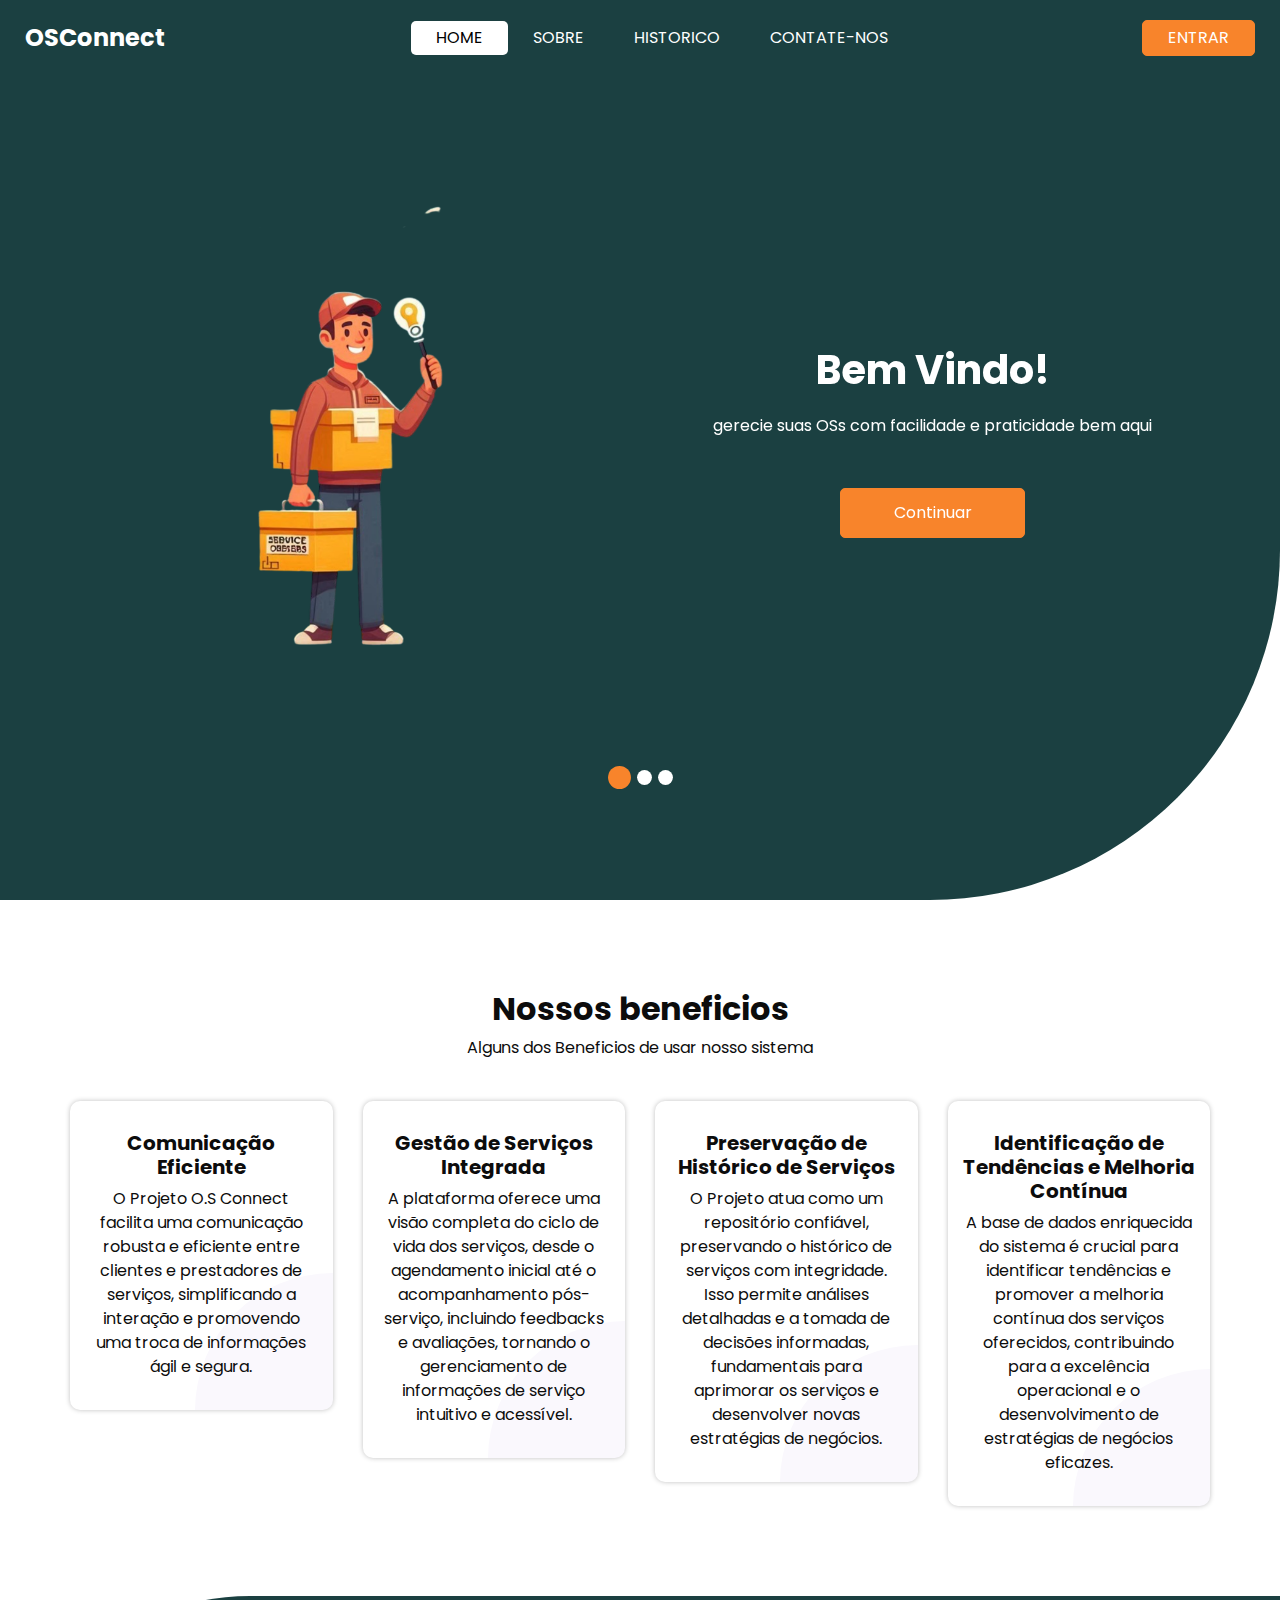
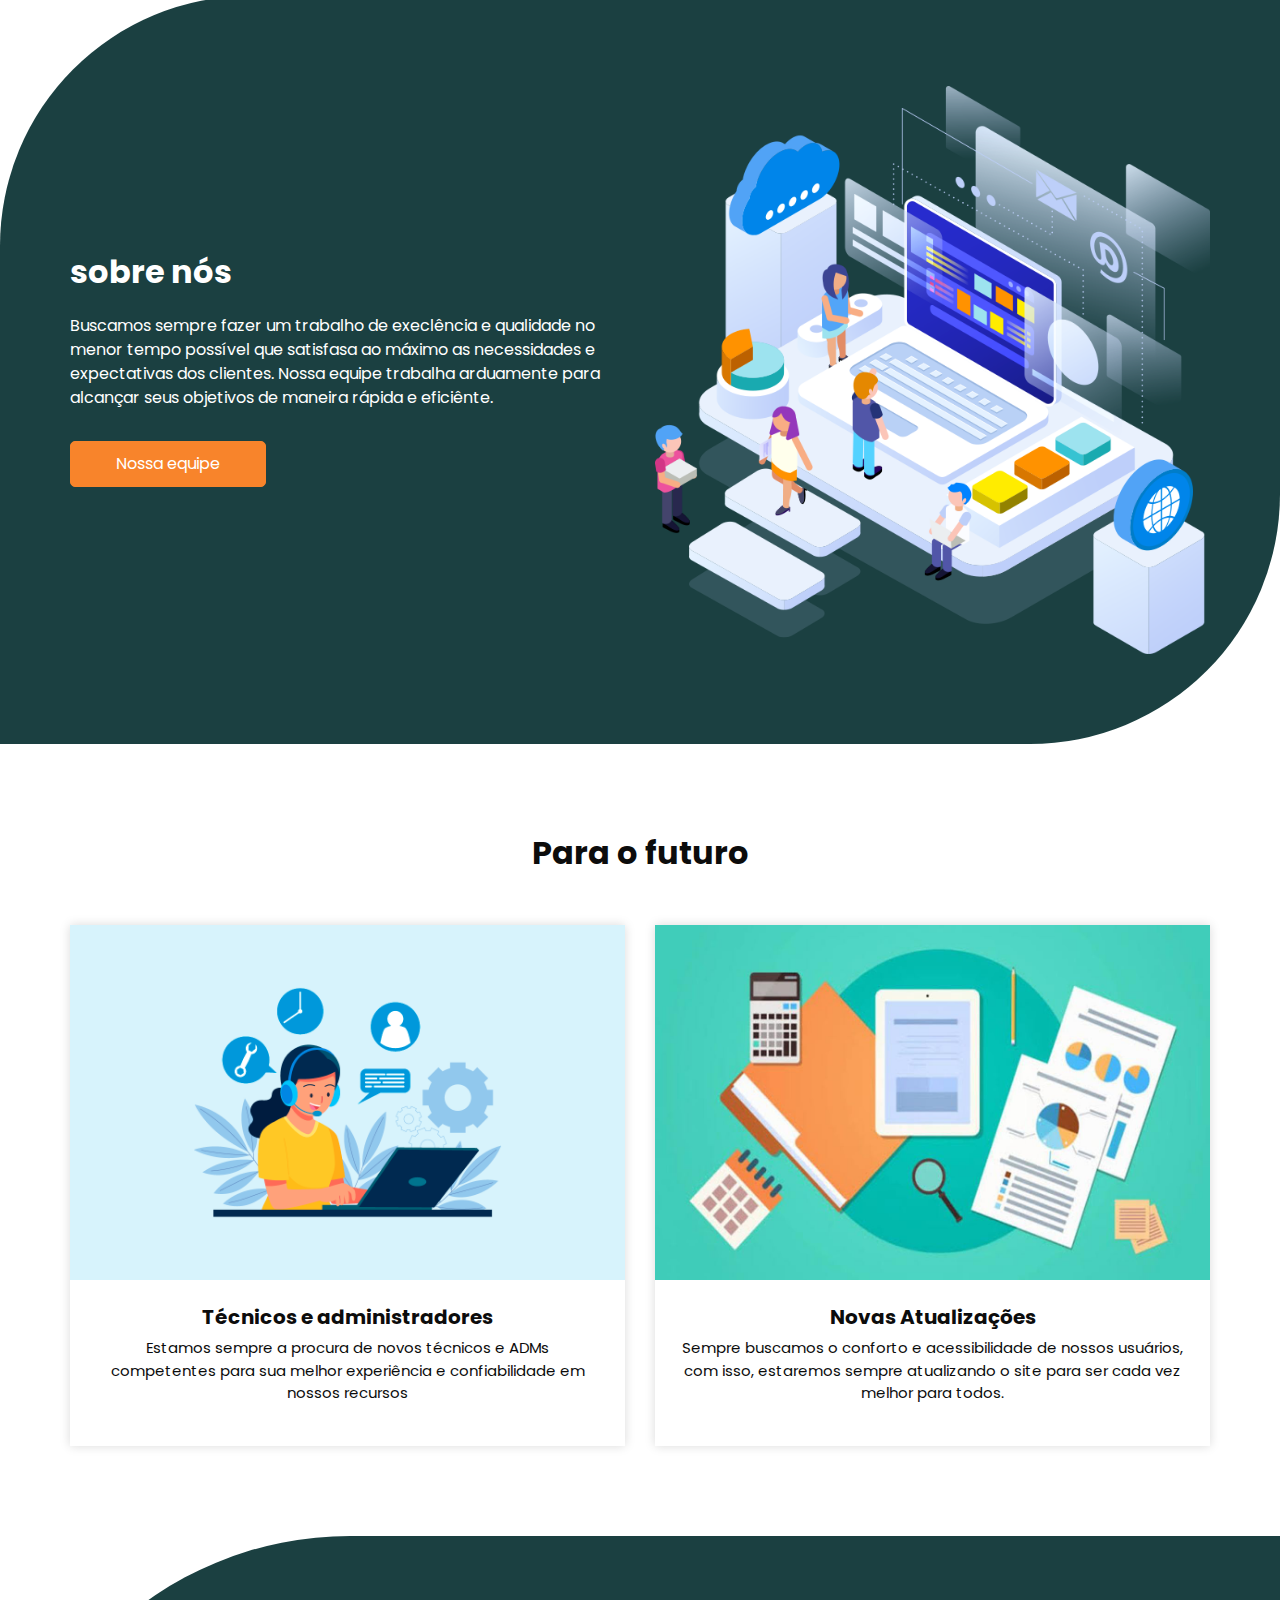
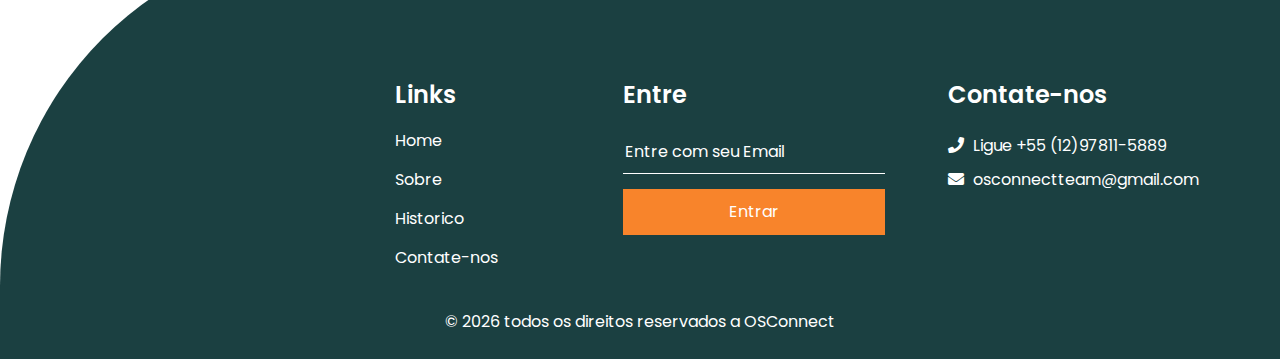
<file: OSConnect/index.html>
<!DOCTYPE html>
<html lang="pt-br">

<head>

  <meta charset="utf-8" />
  <meta http-equiv="X-UA-Compatible" content="IE=edge" />

  <meta name="viewport" content="width=device-width, initial-scale=1, shrink-to-fit=no" />

  <meta name="keywords" content="" />
  <meta name="description" content="" />
  <meta name="author" content="" />

  <title>OS Connect</title>

  <link rel="stylesheet" type="text/css" href="css/bootstrap.css" />
  <link href="fontawesome/css/all.min.css" rel="stylesheet" />
  <link href="css/responsive.css" rel="stylesheet" />

</head>

<style>
  @import url("https://fonts.googleapis.com/css2?family=Poppins:wght@400;600;700&display=swap");
body {
  font-family: "Poppins", sans-serif;
  color: #0c0c0c;
  background-color: #ffffff;
  overflow-x: hidden;
}

.layout_padding {
  padding: 90px 0;
}

.layout_margin {
  margin: 90px 0;
}

.layout_padding2 {
  padding: 75px 0;
}

.layout_padding2-top {
  padding-top: 75px;
}

.layout_padding2-bottom {
  padding-bottom: 75px;
}

.layout_padding-top {
  padding-top: 90px;
}

.layout_padding-bottom {
  padding-bottom: 90px;
}

.heading_container {
  display: -webkit-box;
  display: -ms-flexbox;
  display: flex;
  -webkit-box-orient: vertical;
  -webkit-box-direction: normal;
  -ms-flex-direction: column;
  flex-direction: column;
  -webkit-box-align: start;
  -ms-flex-align: start;
  align-items: flex-start;
}

.heading_container h2 {
  position: relative;
  font-weight: bold;
}

.heading_container h2 span {
  color: #7335b7;
}

.heading_container.heading_center {
  -webkit-box-align: center;
  -ms-flex-align: center;
  align-items: center;
  text-align: center;
}

a,
a:hover,
a:focus {
  text-decoration: none;
}

a:hover,
a:focus {
  color: initial;
}

.btn,
.btn:focus {
  outline: none !important;
  -webkit-box-shadow: none;
  box-shadow: none;
}

/*header section*/
.hero_area {
  position: relative;
  min-height: 100vh;
  display: -webkit-box;
  display: -ms-flexbox;
  display: flex;
  -webkit-box-orient: vertical;
  -webkit-box-direction: normal;
  -ms-flex-direction: column;
  flex-direction: column;
  background-color: #1b4041;
  border-radius: 0 0 350px 0;
}

.sub_page .hero_area {
  min-height: auto;
  border-radius: 0 0 45px 0;
}

.header_section {
  padding: 15px 0;
}

.header_section .container-fluid {
  padding-right: 25px;
  padding-left: 25px;
}

.navbar-brand span {
  font-weight: bold;
  color: #ffffff;
  font-size: 24px;
}

.custom_nav-container {
  padding: 0;
}

.custom_nav-container .navbar-nav {
  margin: auto;
}

.custom_nav-container .navbar-nav .nav-item .nav-link {
  padding: 5px 25px;
  color: #ffffff;
  text-align: center;
  text-transform: uppercase;
  border-radius: 5px;
  -webkit-transition: all 0.3s;
  transition: all 0.3s;
}

.custom_nav-container .navbar-nav .nav-item:hover .nav-link,
.custom_nav-container .navbar-nav .nav-item.active .nav-link {
  color: #000000;
  background-color: #ffffff;
}

.custom_nav-container .navbar-toggler {
  outline: none;
}

.custom_nav-container .navbar-toggler {
  padding: 0;
  width: 37px;
  height: 42px;
  -webkit-transition: all 0.3s;
  transition: all 0.3s;
}

.custom_nav-container .navbar-toggler span {
  display: block;
  width: 35px;
  height: 4px;
  background-color: #ffffff;
  margin: 7px 0;
  -webkit-transition: all 0.3s;
  transition: all 0.3s;
  position: relative;
  border-radius: 5px;
  transition: all 0.3s;
}

.custom_nav-container .navbar-toggler span::before,
.custom_nav-container .navbar-toggler span::after {
  content: "";
  position: absolute;
  left: 0;
  height: 100%;
  width: 100%;
  background-color: #ffffff;
  top: -10px;
  border-radius: 5px;
  -webkit-transition: all 0.3s;
  transition: all 0.3s;
}

.custom_nav-container .navbar-toggler span::after {
  top: 10px;
}

.custom_nav-container .navbar-toggler[aria-expanded="true"] {
  -webkit-transform: rotate(360deg);
  transform: rotate(360deg);
}

.custom_nav-container .navbar-toggler[aria-expanded="true"] span {
  -webkit-transform: rotate(45deg);
  transform: rotate(45deg);
}

.custom_nav-container .navbar-toggler[aria-expanded="true"] span::before,
.custom_nav-container .navbar-toggler[aria-expanded="true"] span::after {
  -webkit-transform: rotate(90deg);
  transform: rotate(90deg);
  top: 0;
}

.custom_nav-container .navbar-toggler[aria-expanded="true"] .s-1 {
  -webkit-transform: rotate(45deg);
  transform: rotate(45deg);
  margin: 0;
  margin-bottom: -4px;
}

.custom_nav-container .navbar-toggler[aria-expanded="true"] .s-2 {
  display: none;
}

.custom_nav-container .navbar-toggler[aria-expanded="true"] .s-3 {
  -webkit-transform: rotate(-45deg);
  transform: rotate(-45deg);
  margin: 0;
  margin-top: -4px;
}

.custom_nav-container .navbar-toggler[aria-expanded="false"] .s-1,
.custom_nav-container .navbar-toggler[aria-expanded="false"] .s-2,
.custom_nav-container .navbar-toggler[aria-expanded="false"] .s-3 {
  -webkit-transform: none;
  transform: none;
}

.quote_btn-container {
  display: -webkit-box;
  display: -ms-flexbox;
  display: flex;
  -webkit-box-align: center;
  -ms-flex-align: center;
  align-items: center;
}

.quote_btn-container a {
  color: #000000;
  text-transform: uppercase;
}

.quote_btn-container a span {
  margin-left: 5px;
}

.quote_btn-container a:hover {
  color: #f8842b;
}

.quote_btn-container .quote_btn {
  display: inline-block;
  padding: 5px 25px;
  background-color: #f8842b;
  color: #ffffff;
  border-radius: 5px;
  -webkit-transition: all 0.3s;
  transition: all 0.3s;
  border: 1px solid #f8842b;
}

.quote_btn-container .quote_btn:hover {
  color: #ffffff;
  -webkit-transform: translateY(-3px);
  transform: translateY(-3px);
}

/*end header section*/
/* slider section */
.slider_section {
  -webkit-box-flex: 1;
  -ms-flex: 1;
  flex: 1;
  display: -webkit-box;
  display: -ms-flexbox;
  display: flex;
  -webkit-box-align: center;
  -ms-flex-align: center;
  align-items: center;
  padding: 45px 0;
}

.slider_section .row {
  -webkit-box-align: center;
  -ms-flex-align: center;
  align-items: center;
}

.slider_section #customCarousel1 {
  width: 100%;
  position: unset;
}

.slider_section .detail-box {
  text-align: center;
  color: #ffffff;
}

.slider_section .detail-box h1 {
  font-weight: bold;
  margin-bottom: 20px;
}

.slider_section .detail-box .btn-box {
  display: -webkit-box;
  display: -ms-flexbox;
  display: flex;
  -webkit-box-pack: center;
  -ms-flex-pack: center;
  justify-content: center;
  margin: 0 -5px;
  margin-top: 45px;
}

.slider_section .detail-box .btn-box a {
  margin: 5px;
  text-align: center;
  width: 185px;
}

.slider_section .detail-box .btn-box .btn1 {
  display: inline-block;
  padding: 12px 15px;
  background-color: #f8842b;
  color: #ffffff;
  border-radius: 5px;
  -webkit-transition: all 0.3s;
  transition: all 0.3s;
  border: 1px solid #f8842b;
}

.slider_section .detail-box .btn-box .btn1:hover {
  color: #ffffff;
  -webkit-transform: translateY(-3px);
  transform: translateY(-3px);
}

.slider_section .img-box img {
  width: 100%;
}

.slider_section .carousel-indicators {
  position: unset;
  margin: 0;
  -webkit-box-pack: center;
  -ms-flex-pack: center;
  justify-content: center;
  -webkit-box-align: center;
  -ms-flex-align: center;
  align-items: center;
  margin-top: 45px;
}

.slider_section .carousel-indicators li {
  background-color: #ffffff;
  width: 15px;
  height: 15px;
  border-radius: 100%;
  opacity: 1;
}

.slider_section .carousel-indicators li.active {
  width: 23px;
  height: 23px;
  background-color: #f8842b;
}

.service_section {
  text-align: center;
}

.service_section .heading_container {
  -webkit-box-align: center;
  -ms-flex-align: center;
  align-items: center;
}

.service_section .box {
  margin-top: 25px;
  padding: 15px;
  border-radius: 10px;
  -webkit-box-shadow: 0 0 5px 0 rgba(0, 0, 0, 0.25);
  box-shadow: 0 0 5px 0 rgba(0, 0, 0, 0.25);
  position: relative;
  overflow: hidden;
  -webkit-transition: all 0.3s;
  transition: all 0.3s;
}

.service_section .box::before {
  content: "";
  width: 275px;
  height: 275px;
  position: absolute;
  right: -137.5px;
  bottom: -137.5px;
  background-color: #faf8fd;
  z-index: -1;
  border-radius: 100%;
  -webkit-transition: all 0.3s;
  transition: all 0.3s;
}

.service_section .box .img-box {
  display: -webkit-box;
  display: -ms-flexbox;
  display: flex;
  -webkit-box-pack: center;
  -ms-flex-pack: center;
  justify-content: center;
  -webkit-box-align: center;
  -ms-flex-align: center;
  align-items: center;
  height: 125px;
  border-radius: 15px;
  -webkit-transition: all 0.3s;
  transition: all 0.3s;
}

.service_section .box .img-box img {
  width: 75px;
  -webkit-transition: all 0.3s;
  transition: all 0.3s;
}

.service_section .box .detail-box {
  margin-top: 15px;
}

.service_section .box .detail-box h5 {
  font-weight: bold;
  position: relative;
}

.service_section .box .detail-box a {
  color: inherit;
}

.service_section .box:hover {
  color: #ffffff;
}

.service_section .box:hover::before {
  -webkit-transform: scale(5);
  transform: scale(5);
  background-color: #1b4041;
}

.service_section .box:hover img {
  -webkit-filter: invert(1);
  filter: invert(1);
}

.service_section .btn-box {
  display: -webkit-box;
  display: -ms-flexbox;
  display: flex;
  -webkit-box-pack: center;
  -ms-flex-pack: center;
  justify-content: center;
  margin-top: 45px;
}

.service_section .btn-box a {
  display: inline-block;
  padding: 10px 45px;
  background-color: #1b4041;
  color: #ffffff;
  border-radius: 5px;
  -webkit-transition: all 0.3s;
  transition: all 0.3s;
  border: 1px solid #1b4041;
}

.service_section .btn-box a:hover {
  color: #ffffff;
  -webkit-transform: translateY(-3px);
  transform: translateY(-3px);
}

.about_section {
  background-color: #1b4041;
  color: #ffffff;
  border-radius: 250px 0 250px 0;
}

.about_section .row {
  -webkit-box-align: center;
  -ms-flex-align: center;
  align-items: center;
}

.about_section .img-box {
  position: relative;
}

.about_section .img-box img {
  width: 100%;
}

.about_section .detail-box p {
  margin-top: 15px;
}

.about_section .detail-box a {
  display: inline-block;
  padding: 10px 45px;
  background-color: #f8842b;
  color: #ffffff;
  border-radius: 5px;
  -webkit-transition: all 0.3s;
  transition: all 0.3s;
  border: 1px solid #f8842b;
  margin-top: 15px;
}

.about_section .detail-box a:hover {
  color: #ffffff;
  -webkit-transform: translateY(-3px);
  transform: translateY(-3px);
}

.case_section .heading_container {
  -webkit-box-align: center;
  -ms-flex-align: center;
  align-items: center;
}

.case_section .heading_container h2::before {
  left: 50%;
  -webkit-transform: translateX(-50%);
  transform: translateX(-50%);
}

.case_section .box {
  margin-top: 45px;
  background-color: #ffffff;
  -webkit-box-shadow: 0 0 10px 0 rgba(0, 0, 0, 0.15);
  box-shadow: 0 0 10px 0 rgba(0, 0, 0, 0.15);
  text-align: center;
}

.case_section .box .img-box {
  position: relative;
}

.case_section .box .img-box img {
  width: 100%;
}

.case_section .box .detail-box {
  padding: 25px;
}

.case_section .box .detail-box h5 {
  font-weight: bold;
}

.case_section .box .detail-box p {
  font-size: 15px;
}

.case_section .box .detail-box a {
  color: #7335b7;
}

.client_section .box {
  display: -webkit-box;
  display: -ms-flexbox;
  display: flex;
  -webkit-box-orient: vertical;
  -webkit-box-direction: normal;
  -ms-flex-direction: column;
  flex-direction: column;
  -webkit-box-align: center;
  -ms-flex-align: center;
  align-items: center;
  margin: 45px 0;
  text-align: center;
}

.client_section .box .img-box {
  width: 125px;
  height: 125px;
  min-width: 125px;
  position: relative;
  margin-bottom: -62.5px;
}

.client_section .box .img-box img {
  width: 100%;
  border-radius: 100%;
}

.client_section .box .client_info .client_name h5 {
  font-weight: bold;
  margin-bottom: 0;
  text-transform: uppercase;
}

.client_section .box .client_info .client_name h6 {
  margin-bottom: 0;
  color: #7335b7;
  font-weight: normal;
  font-size: 15px;
  text-transform: uppercase;
}

.client_section .box .client_info i {
  font-size: 24px;
}

.client_section .box p {
  margin-top: 15px;
}

.client_section .box .detail-box {
  background-color: #ffffff;
  background-color: #7335b7;
  color: #ffffff;
  border-radius: 15px;
  padding: 85px 45px 15px 45px;
}

.client_section .carousel-indicators {
  position: unset;
  margin: 0;
  -webkit-box-pack: center;
  -ms-flex-pack: center;
  justify-content: center;
  -webkit-box-align: center;
  -ms-flex-align: center;
  align-items: center;
}

.client_section .carousel-indicators li {
  background-color: #7335b7;
  width: 10px;
  height: 10px;
  border-radius: 100%;
  opacity: 1;
}

.client_section .carousel-indicators li.active {
  width: 20px;
  height: 20px;
  background-color: #f8842b;
}

.contact_section {
  position: relative;
}

.contact_section form {
  margin-top: 45px;
}

.contact_section input {
  width: 100%;
  border: none;
  height: 50px;
  margin-bottom: 25px;
  padding-left: 15px;
  background-color: transparent;
  outline: none;
  color: #000000;
  border: 1px solid #a5a5a5;
}

.contact_section input::-webkit-input-placeholder {
  color: #1c1b1b;
}

.contact_section input:-ms-input-placeholder {
  color: #1c1b1b;
}

.contact_section input::-ms-input-placeholder {
  color: #1c1b1b;
}

.contact_section input::placeholder {
  color: #1c1b1b;
}

.contact_section input.message-box {
  height: 120px;
}

.contact_section button {
  font-family: "Poppins", sans-serif;
  display: inline-block;
  padding: 10px 65px;
  background-color: #7335b7;
  color: #ffffff;
  border-radius: 3px;
  -webkit-transition: all 0.3s;
  transition: all 0.3s;
  border: 1px solid #7335b7;
  color: #fff;
  margin-top: 10px;
}

.contact_section button:hover {
  color: #ffffff;
  -webkit-transform: translateY(-3px);
  transform: translateY(-3px);
}

.contact_section .map_container {
  height: 100%;
  min-height: 325px;
  overflow: hidden;
  margin-left: 45px;
}

.contact_section .map_container .map {
  height: 100%;
}

.contact_section .map_container .map #googleMap {
  height: 100%;
}

.footer_container {
  background-color: #1b4041;
  color: #ffffff;
  border-radius: 350px 0 0 0;
  padding-top: 145px;
}

/* info section */
.info_section h4 {
  font-weight: 600;
  margin-bottom: 20px;
}

.info_section .info_contact .contact_link_box {
  display: -webkit-box;
  display: -ms-flexbox;
  display: flex;
  -webkit-box-orient: vertical;
  -webkit-box-direction: normal;
  -ms-flex-direction: column;
  flex-direction: column;
}

.info_section .info_contact .contact_link_box a {
  margin: 5px 0;
  color: #ffffff;
}

.info_section .info_contact .contact_link_box a i {
  margin-right: 5px;
}

.info_section .info_contact .contact_link_box a:hover {
  color: #f8842b;
}

.info_section .info_social {
  display: -webkit-box;
  display: -ms-flexbox;
  display: flex;
  margin-top: 20px;
}

.info_section .info_social a {
  display: -webkit-box;
  display: -ms-flexbox;
  display: flex;
  -webkit-box-pack: center;
  -ms-flex-pack: center;
  justify-content: center;
  -webkit-box-align: center;
  -ms-flex-align: center;
  align-items: center;
  color: #ffffff;
  border-radius: 100%;
  margin-right: 10px;
  font-size: 24px;
}

.info_section .info_social a:hover {
  color: #f8842b;
}

.info_section .info_links {
  display: -webkit-box;
  display: -ms-flexbox;
  display: flex;
  -webkit-box-orient: vertical;
  -webkit-box-direction: normal;
  -ms-flex-direction: column;
  flex-direction: column;
  -ms-flex-wrap: wrap;
  flex-wrap: wrap;
}

.info_section .info_links a {
  display: -webkit-box;
  display: -ms-flexbox;
  display: flex;
  -webkit-box-align: center;
  -ms-flex-align: center;
  align-items: center;
  margin-bottom: 15px;
  color: #ffffff;
}

.info_section .info_links a:hover {
  color: #f8842b;
}

.info_section form input {
  border: none;
  border-bottom: 1px solid #ffffff;
  background-color: transparent;
  width: 100%;
  height: 45px;
  color: #ffffff;
  outline: none;
}

.info_section form input::-webkit-input-placeholder {
  color: #ffffff;
}

.info_section form input:-ms-input-placeholder {
  color: #ffffff;
}

.info_section form input::-ms-input-placeholder {
  color: #ffffff;
}

.info_section form input::placeholder {
  color: #ffffff;
}

.info_section form button {
  width: 100%;
  text-align: center;
  display: inline-block;
  padding: 10px 55px;
  background-color: #f8842b;
  color: #ffffff;
  border-radius: 0;
  -webkit-transition: all 0.3s;
  transition: all 0.3s;
  border: 1px solid #f8842b;
  margin-top: 15px;
}

.info_section form button:hover {
  color: #ffffff;
  -webkit-transform: translateY(-3px);
  transform: translateY(-3px);
}

/* end info section */
/* footer section*/
.footer_section {
  position: relative;
  text-align: center;
}

.footer_section p {
  padding: 25px 0;
  margin: 0;
}

.footer_section p a {
  color: inherit;
}
/*# sourceMappingURL=style.css.map */

</style>

<body>

  <div class="hero_area">
    <header class="header_section">
      <div class="container-fluid">
        <nav class="navbar navbar-expand-lg custom_nav-container ">
          <a class="navbar-brand" href="index.html">
            <span>
              OSConnect
            </span>
          </a>

          <button class="navbar-toggler" type="button" data-toggle="collapse" data-target="#navbarSupportedContent"
            aria-controls="navbarSupportedContent" aria-expanded="false" aria-label="Toggle navigation">
            <span class=""></span>
          </button>

          <div class="collapse navbar-collapse" id="navbarSupportedContent">
            <ul class="navbar-nav  ">
              <li class="nav-item active">
                <a class="nav-link" href="index.html">Home <span class="sr-only">(current)</span></a>
              </li>
              <li class="nav-item">
                <a class="nav-link" href="sobre.html"> Sobre</a>
              </li>
              <li class="nav-item">
                <a class="nav-link" href="history.html">Historico</a>
              </li>
              <li class="nav-item">
                <a class="nav-link" href="contato.html">Contate-nos</a>
              </li>
            </ul>
            <div class="quote_btn-container">
              <a href="login.html" class="quote_btn">
                entrar
              </a>
            </div>
          </div>
        </nav>
      </div>
    </header>

    <section class="slider_section ">
      <div id="customCarousel1" class="carousel slide" data-ride="carousel">
        <div class="carousel-inner">
          <div class="carousel-item active">
            <div class="container ">
              <div class="row">
                <div class="col-md-6">
                  <div class="img-box">
                    <img src="img/Captura_de_tela_2024-08-16_163519-removebg-preview (1).png" alt="">
                  </div>
                </div>
                <div class="col-md-6">
                  <div class="detail-box">
                    <h1>
                      Bem Vindo!
                    </h1>
                    <p>
                      gerecie suas OSs com facilidade e praticidade bem aqui
                    </p>
                    <div class="btn-box">
                      <a href="login.html" class="btn1">
                        Continuar
                      </a>
                    </div>
                  </div>
                </div>
              </div>
            </div>
          </div>
          <div class="carousel-item ">
            <div class="container ">
              <div class="row">
                <div class="col-md-6">
                  <div class="img-box">
                    <img src="img/Captura_de_tela_2024-08-16_162855-removebg-preview (1).png" alt="">
                  </div>
                </div>
                <div class="col-md-6">
                  <div class="detail-box">
                    <h1>
                      Fácil visualização
                    </h1>
                    <p>
                      Visualize todas as suas ordens de serviço de um jeito rápido e fácil
                    </p>
                    <div class="btn-box">
                      <a href="history.html" class="btn1">
                        Suas OSs
                      </a>
                    </div>
                  </div>
                </div>
              </div>
            </div>
          </div>
          <div class="carousel-item ">
            <div class="container ">
              <div class="row">
                <div class="col-md-6">
                  <div class="img-box">
                    <img src="img/Captura_de_tela_2024-08-16_162838-removebg-preview (1).png" alt="">
                  </div>
                </div>
                <div class="col-md-6">
                  <div class="detail-box">
                    <h1>
                      Fique Tranquilo!
                    </h1>
                    <p>
                      Nossa equipe preza pela privacidade e conforto de cada usuário!
                      Caso tenha alguma sugestão de melhoria no site, fale conosco!
                    </p>
                    <div class="btn-box">
                      <a href="contato.html" class="btn1">
                        Contate-nos
                      </a>
                    </div>
                  </div>
                </div>
              </div>
            </div>
          </div>
        </div>
        <ol class="carousel-indicators">
          <li data-target="#customCarousel1" data-slide-to="0" class="active"></li>
          <li data-target="#customCarousel1" data-slide-to="1"></li>
          <li data-target="#customCarousel1" data-slide-to="2"></li>
        </ol>
      </div>

    </section>
  </div>
  <section class="service_section layout_padding">
    <div class="container">
      <div class="heading_container">
        <h2>
          Nossos beneficios
        </h2>
        <p>
          Alguns dos Beneficios de usar nosso sistema
        </p>
      </div>
      <div class="row">
        <div class="col-md-6 col-lg-3">
          <div class="box">
            <div class="detail-box">
              <h5>
                Comunicação Eficiente
              </h5>
              <p>
                O Projeto O.S Connect facilita uma comunicação robusta e eficiente entre clientes e prestadores de
                serviços, simplificando a interação e promovendo uma troca de informações ágil e segura.
              </p>
            </div>
          </div>
        </div>
        <div class="col-md-6 col-lg-3">
          <div class="box">
            <div class="detail-box">
              <h5>
                Gestão de Serviços Integrada
              </h5>
              <p>
                A plataforma oferece uma visão completa do ciclo de vida dos serviços, desde o agendamento inicial até o
                acompanhamento pós-serviço, incluindo feedbacks e avaliações, tornando o gerenciamento de informações de
                serviço intuitivo e acessível.
              </p>

            </div>
          </div>
        </div>
        <div class="col-md-6 col-lg-3">
          <div class="box">
            <div class="detail-box">
              <h5>
                Preservação de Histórico de Serviços
              </h5>
              <p>
                O Projeto atua como um repositório confiável, preservando o histórico de serviços com integridade. Isso
                permite análises detalhadas e a tomada de decisões informadas, fundamentais para aprimorar os serviços e
                desenvolver novas estratégias de negócios.
              </p>

            </div>
          </div>
        </div>
        <div class="col-md-6 col-lg-3">
          <div class="box">
            <div class="detail-box">
              <h5>
                Identificação de Tendências e Melhoria Contínua
              </h5>
              <p>
                A base de dados enriquecida do sistema é crucial para identificar tendências e promover a melhoria
                contínua dos serviços oferecidos, contribuindo para a excelência operacional e o desenvolvimento de
                estratégias de negócios eficazes.
              </p>

            </div>
          </div>
        </div>
      </div>
    </div>
  </section>
  <section class="about_section layout_padding">
    <div class="container  ">
      <div class="row">
        <div class="col-md-6">
          <div class="detail-box">
            <div class="heading_container">
              <h2>
                sobre nós
              </h2>
            </div>
            <p>
              Buscamos sempre fazer um trabalho de execlência e qualidade no
              menor tempo possível que satisfasa ao máximo as necessidades e
              expectativas dos clientes.
              Nossa equipe trabalha arduamente para alcançar seus objetivos de
              maneira rápida e eficiênte.
            </p>
            <a href="sobre.html">
              Nossa equipe
            </a>
          </div>
        </div>
        <div class="col-md-6 ">
          <div class="img-box">
            <img src="img/about-img.png" alt="">
          </div>
        </div>

      </div>
    </div>
  </section>
  <section class="case_section layout_padding">
    <div class="container">
      <div class="heading_container">
        <h2>
          Para o futuro
        </h2>
      </div>
      <div class="row">
        <div class="col-md-6">
          <div class="box">
            <div class="img-box">
              <img src="img/indexImg1.png" alt="">
            </div>
            <div class="detail-box">
              <h5>
                Técnicos e administradores
              </h5>
              <p>
                Estamos sempre a procura de novos técnicos e ADMs competentes para sua 
                melhor experiência e confiabilidade em nossos recursos
              </p>

            </div>
          </div>
        </div>
        <div class="col-md-6">
          <div class="box">
            <div class="img-box">
              <img src="img/indexImg2.jpg" alt="">
            </div>
            <div class="detail-box">
              <h5>
                Novas Atualizações
              </h5>
              <p>
                Sempre buscamos o conforto e acessibilidade de nossos usuários, com isso, 
                estaremos sempre atualizando o site para ser cada vez melhor para todos.
              </p>

            </div>
          </div>
        </div>
      </div>
    </div>
  </section>
  <div class="footer_container">
    <section class="info_section ">
      <div class="container">
        <div class="row">
          <div class="col-md-6 col-lg-3 ">
          </div>
          <div class="col-md-6 col-lg-2 mx-auto">
            <div class="info_link_box">
              <h4>
                Links
              </h4>
              <div class="info_links">
                <a class="" href="index.html">
                  Home
                </a>
                <a class="" href="sobre.html">
                  Sobre
                </a>
                <a class="" href="history.html">
                  Historico
                </a>
                <a class="" href="contato.html">
                  Contate-nos
                </a>
              </div>
            </div>
          </div>
          <div class="col-md-6 col-lg-3 ">
            <h4>
              Entre
            </h4>
            <form action="#">
              <input type="text" placeholder="Entre com seu Email" />
              <button type="submit">
                Entrar
              </button>
            </form>
          </div>
          <div class="col-md-6 col-lg-3 mb-0 ml-auto">
            <div class="info_contact">
              <h4>
                Contate-nos
              </h4>
              <div class="contact_link_box">
                <a href="12978115889">
                  <i class="fa fa-phone" aria-hidden="true"></i>
                  <span>
                    Ligue +55 (12)97811-5889
                  </span>
                </a>
                <a href="osconnectteam@gmail.com">
                  <i class="fa fa-envelope" aria-hidden="true"></i>
                  <span>
                    osconnectteam@gmail.com
                  </span>
                </a>
              </div>
            </div>
          </div>
        </div>
      </div>
    </section>
    <footer class="footer_section">
      <div class="container">
        <p>
          &copy; <span id="displayYear"></span> todos os direitos reservados a
          <a href="index.htmls-">OSConnect</a>
        </p>
      </div>
    </footer>
  </div>
  <script src="js/jquery-3.4.1.min.js"></script>
  <script src="https://cdn.jsdelivr.net/npm/popper.js@1.16.0/dist/umd/popper.min.js"
    integrity="sha384-Q6E9RHvbIyZFJoft+2mJbHaEWldlvI9IOYy5n3zV9zzTtmI3UksdQRVvoxMfooAo" crossorigin="anonymous">
    </script>
  <script src="js/bootstrap.js"></script>
  <script src="js/custom.js"></script>
</html>
</file>
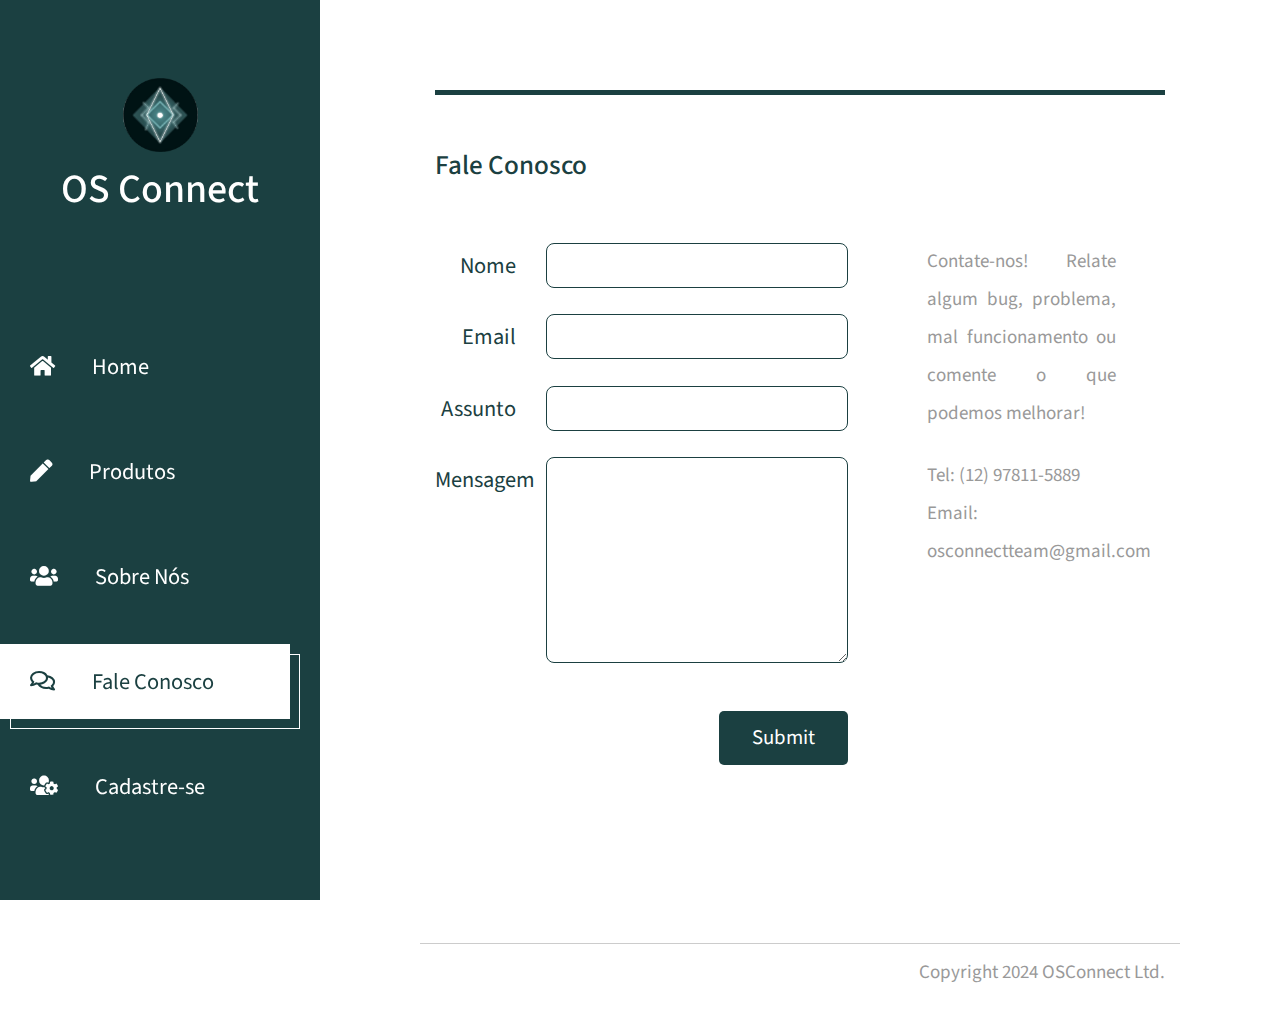
<file: OSConnect/contato.html>
<!DOCTYPE html>
<html lang="pt-br">
  <head>
    <meta charset="UTF-8" />
    <meta name="viewport" content="width=device-width, initial-scale=1.0" />
    <title>Conatato</title>
    <link rel="stylesheet" href="fontawesome/css/all.min.css" />
    <link
      href="https://fonts.googleapis.com/css2?family=Source+Sans+Pro&display=swap"
      rel="stylesheet"
    />

    <link href="css/bootstrap.min.css" rel="stylesheet" />
    <link href="css/style.css" rel="stylesheet" />
    <link rel="icon" href="img/OS_logo.png" type="png" />
  </head>

  <style></style>

  <body>
    <header class="tm-header" id="tm-header">
      <div class="tm-header-wrapper">
        <button
          class="navbar-toggler"
          type="button"
          aria-label="Toggle navigation"
        >
          <i class="fas fa-bars"></i>
        </button>
        <div class="tm-site-header">
          <div class="navbar-brand mb-3 mx-auto tm-site-logo">
            <img src="img/OS_logo.png" alt="logo" class="img-fluid" />
          </div>
          <h1 class="text-center">OS Connect</h1>
        </div>
        <nav class="tm-nav tm-mb-55" id="tm-nav">
          <ul>
            <li class="tm-nav-item">
              <a href="index.html" class="tm-nav-link">
                <i class="fas fa-home"></i>
                Home
              </a>
            </li>
            <li class="tm-nav-item">
              <a href="history.html" class="tm-nav-link">
                <i class="fas fa-pen"></i>
                Produtos
              </a>
            </li>
            <li class="tm-nav-item">
              <a href="sobre.html" class="tm-nav-link">
                <i class="fas fa-users"></i>
                Sobre Nós
              </a>
            </li>
            <li class="tm-nav-item active">
              <a href="contato.html" class="tm-nav-link">
                <i class="far fa-comments"></i>
                Fale Conosco
              </a>
            </li>
            <li>
              <a href="login.html" class="tm-nav-link">
                <i class="fas fa-users-cog"></i>
                Cadastre-se
              </a>
            </li>
          </ul>
        </nav>
      </div>
    </header>

    <div class="container-fluid">
      <main class="tm-main">
        <!-- Search form -->

        <hr class="tm-hr-primary tm-mb-55" />

        <div class="row tm-row tm-mb-120">
          <div class="col-12">
            <h2 class="tm-color-primary tm-post-title tm-mb-60">
              Fale Conosco
            </h2>
          </div>
          <div class="col-lg-7 tm-contact-left">
            <form method="POST" class="mb-5 ml-auto mr-0 tm-contact-form">
              <div class="form-group row mb-4">
                <label
                  for="name"
                  class="col-sm-3 col-form-label text-right tm-color-primary"
                  >Nome</label
                >
                <div class="col-sm-9">
                  <input
                    class="form-control mr-0 ml-auto"
                    name="name"
                    id="name"
                    type="text"
                    required
                  />
                </div>
              </div>
              <div class="form-group row mb-4">
                <label
                  for="email"
                  class="col-sm-3 col-form-label text-right tm-color-primary"
                  >Email</label
                >
                <div class="col-sm-9">
                  <input
                    class="form-control mr-0 ml-auto"
                    name="email"
                    id="email"
                    type="email"
                    required
                  />
                </div>
              </div>
              <div class="form-group row mb-4">
                <label
                  for="subject"
                  class="col-sm-3 col-form-label text-right tm-color-primary"
                  >Assunto</label
                >
                <div class="col-sm-9">
                  <input
                    class="form-control mr-0 ml-auto"
                    name="subject"
                    id="subject"
                    type="text"
                    required
                  />
                </div>
              </div>
              <div class="form-group row mb-5">
                <label
                  for="message"
                  class="col-sm-3 col-form-label text-right tm-color-primary"
                  >Mensagem</label
                >
                <div class="col-sm-9">
                  <textarea
                    class="form-control mr-0 ml-auto"
                    name="message"
                    id="message"
                    rows="8"
                    required
                  ></textarea>
                </div>
              </div>
              <div class="form-group row text-right">
                <div class="col-12">
                  <button class="tm-btn tm-btn-primary tm-btn-small">
                    Submit
                  </button>
                </div>
              </div>
            </form>
          </div>
          <div class="col-lg-5 tm-contact-right">
            <address class="mb-4 tm-color-gray">
              Contate-nos! Relate algum bug, problema, mal funcionamento ou
              comente o que podemos melhorar!
            </address>
            <span class="d-block">
              Tel:
              <a href="tel:(12) 97811-5889" class="tm-color-gray"
                >(12) 97811-5889</a
              >
            </span>
            <span class="mb-4 d-block">
              Email:
              <a href="mailto:info@company.com" class="tm-color-gray"
                >osconnectteam@gmail.com</a
              >
            </span>
            <p class="mb-5 tm-line-height-short"></p>
          </div>
        </div>
        <footer class="row tm-row">
          <hr class="col-12" />
          <div class="col-md-6 col-12 tm-color-gray"></div>
          <div class="col-md-6 col-12 tm-color-gray tm-copyright">
            Copyright 2024 OSConnect Ltd.
          </div>
        </footer>
      </main>
    </div>
    <script src="js/jquery.min.js"></script>
    <script src="js/osconnect.js"></script>
  </body>
</html>
</file>
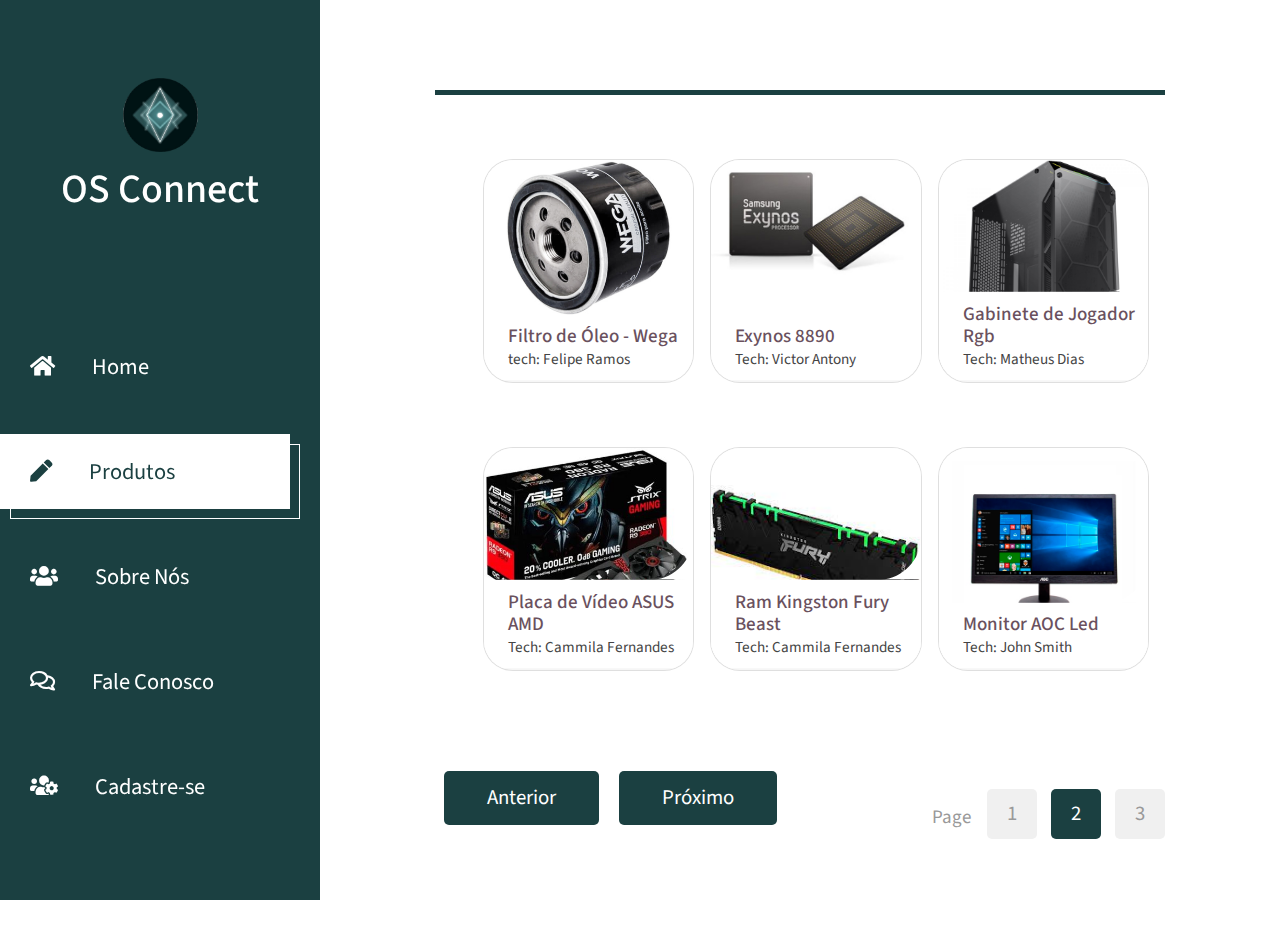
<file: OSConnect/history-page2.html>
<!DOCTYPE html>
<html lang="pt-br">
  <head>
    <meta charset="UTF-8" />
    <meta name="viewport" content="width=device-width, initial-scale=1.0" />
    <title>Contate-Nos</title>
    <link rel="stylesheet" href="fontawesome/css/all.min.css" />
    <link
      href="https://fonts.googleapis.com/css2?family=Source+Sans+Pro&display=swap"
      rel="stylesheet"
    />
    <link href="css/bootstrap.min.css" rel="stylesheet" />
    <link href="css/style.css" rel="stylesheet" />
    <link rel="stylesheet" href="css/history.css" />
    <link rel="icon" href="img/OS_logo.png" type="png" />
  </head>
  <body>
    <header class="tm-header" id="tm-header">
      <div class="tm-header-wrapper">
        <button
          class="navbar-toggler"
          type="button"
          aria-label="Toggle navigation"
        >
          <i class="fas fa-bars"></i>
        </button>
        <div class="tm-site-header">
          <div class="navbar-brand mb-3 mx-auto tm-site-logo">
            <img src="img/OS_logo.png" alt="logo" class="img-fluid" />
          </div>
          <h1 class="text-center">OS Connect</h1>
        </div>
        <nav class="tm-nav tm-mb-55" id="tm-nav">
          <ul>
            <li class="tm-nav-item">
              <a href="index.html" class="tm-nav-link">
                <i class="fas fa-home"></i>
                Home
              </a>
            </li>
            <li class="tm-nav-item active">
              <a href="history.html" class="tm-nav-link">
                <i class="fas fa-pen"></i>
                Produtos
              </a>
            </li>
            <li class="tm-nav-item">
              <a href="sobre.html" class="tm-nav-link">
                <i class="fas fa-users"></i>
                Sobre Nós
              </a>
            </li>
            <li class="tm-nav-item">
              <a href="contato.html" class="tm-nav-link">
                <i class="far fa-comments"></i>
                Fale Conosco
              </a>
            </li>
            <li>
              <a href="login.html" class="tm-nav-link">
                <i class="fas fa-users-cog"></i>
                Cadastre-se
              </a>
            </li>
          </ul>
        </nav>
      </div>
    </header>

    <div class="container-fluid">
      <main class="tm-main">
        <hr class="tm-hr-primary tm-mb-55" />
        <div class="mt-5 mb-5">
          <div class="justify-content-center">
            <div class="cards row-cols-md-3">
              <a href="" class="card">
                <img src="img/ProdutosImg/7.jpg" class="card-image" />
                <div class="card-overlay">
                  <div class="card-header">
                    <svg class="card-arc" xmlns="http://www.w3.org/2000/svg">
                      <path />
                    </svg>
                    <div class="card-header-text">
                      <h3 class="card-title">Filtro de Óleo - Wega</h3>
                      <span class="card-tech">tech: Felipe Ramos</span>
                    </div>
                  </div>
                  <p class="card-description">
                    Danos na Junta de vedação do filtro
                  </p>
                </div>
              </a>
              <div>
                <a href="" class="card">
                  <img src="img/ProdutosImg/8.jpg" class="card-image" alt="" />
                  <div class="card-overlay">
                    <div class="card-header">
                      <svg class="card-arc" xmlns="http://www.w3.org/2000/svg">
                        <path />
                      </svg>
                      <div class="card-header-text">
                        <h3 class="card-title">Exynos 8890</h3>
                        <span class="card-tech">Tech: Victor Antony</span>
                      </div>
                    </div>
                    <p class="card-description">
                      Resfriamento do dispositivo com defeito
                    </p>
                  </div>
                </a>
              </div>
              <div>
                <a href="" class="card">
                  <img src="img/ProdutosImg/9.jpg" class="card-image" alt="" />
                  <div class="card-overlay">
                    <div class="card-header">
                      <svg class="card-arc" xmlns="http://www.w3.org/2000/svg">
                        <path />
                      </svg>
                      <div class="card-header-text">
                        <h3 class="card-title">Gabinete de Jogador Rgb</h3>
                        <span class="card-tech">Tech: Matheus Dias</span>
                      </div>
                    </div>
                    <p class="card-description">
                      Ventiladores não estão ventilam corretamente
                    </p>
                  </div>
                </a>
              </div>
            </div>

            <div class="cards row-cols-md-3">
              <div>
                <a href="" class="card">
                  <img src="img/ProdutosImg/10.jpg" class="card-image" />
                  <div class="card-overlay">
                    <div class="card-header">
                      <svg class="card-arc" xmlns="http://www.w3.org/2000/svg">
                        <path />
                      </svg>
                      <div class="card-header-text">
                        <h3 class="card-title">Placa de Vídeo ASUS AMD</h3>
                        <span class="card-tech">Tech: Cammila Fernandes</span>
                      </div>
                    </div>
                    <p class="card-description">
                      Superaquecimento extremo de suas peças
                    </p>
                  </div>
                </a>
              </div>
              <div>
                <a href="" class="card">
                  <img
                    src="img/ProdutosImg/11.jfif"
                    class="card-image"
                    alt=""
                  />
                  <div class="card-overlay">
                    <div class="card-header">
                      <svg class="card-arc" xmlns="http://www.w3.org/2000/svg">
                        <path />
                      </svg>
                      <div class="card-header-text">
                        <h3 class="card-title">Ram Kingston Fury Beast</h3>
                        <span class="card-tech">Tech: Cammila Fernandes</span>
                      </div>
                    </div>
                    <p class="card-description">
                      Lento desempenho sem motivo aparente
                    </p>
                  </div>
                </a>
              </div>
              <div>
                <a href="" class="card">
                  <img src="img/ProdutosImg/12.jpg" class="card-image" alt="" />
                  <div class="card-overlay">
                    <div class="card-header">
                      <svg class="card-arc" xmlns="http://www.w3.org/2000/svg">
                        <path />
                      </svg>
                      <div class="card-header-text">
                        <h3 class="card-title">Monitor AOC Led</h3>
                        <span class="card-tech">Tech: John Smith</span>
                      </div>
                    </div>
                    <p class="card-description">
                      Monitor trincado e entrada HDMI defeituosa
                    </p>
                  </div>
                </a>
              </div>
            </div>

            <div class="row tm-row tm-mt-100 tm-mb-75">
              <div class="tm-prev-next-wrapper">
                <a
                  href="history.html"
                  class="mb-2 tm-btn tm-btn-primary tm-prev-next tm-mr-20"
                  >Anterior</a
                >
                <a
                  href="history-page3.html"
                  class="mb-2 tm-btn tm-btn-primary tm-prev-next"
                  >Próximo</a
                >
              </div>
              <div class="tm-paging-wrapper">
                <span class="d-inline-block mr-3">Page</span>
                <nav class="tm-paging-nav d-inline-block">
                  <ul>
                    <li class="tm-paging-item">
                      <a href="history.html" class="mb-2 tm-btn tm-paging-link"
                        >1</a
                      >
                    </li>
                    <li class="tm-paging-item active">
                      <a
                        href="history-page2.html"
                        class="mb-2 tm-btn tm-paging-link"
                        >2</a
                      >
                    </li>
                    <li class="tm-paging-item">
                      <a
                        href="history-page3.html"
                        class="mb-2 tm-btn tm-paging-link"
                        >3</a
                      >
                    </li>
                  </ul>
                </nav>
              </div>
            </div>
          </div>
        </div>
      </main>
    </div>

    <script src="js/jquery.min.js"></script>
    <script src="js/osconnect.js"></script>
  </body>
</html>
</file>
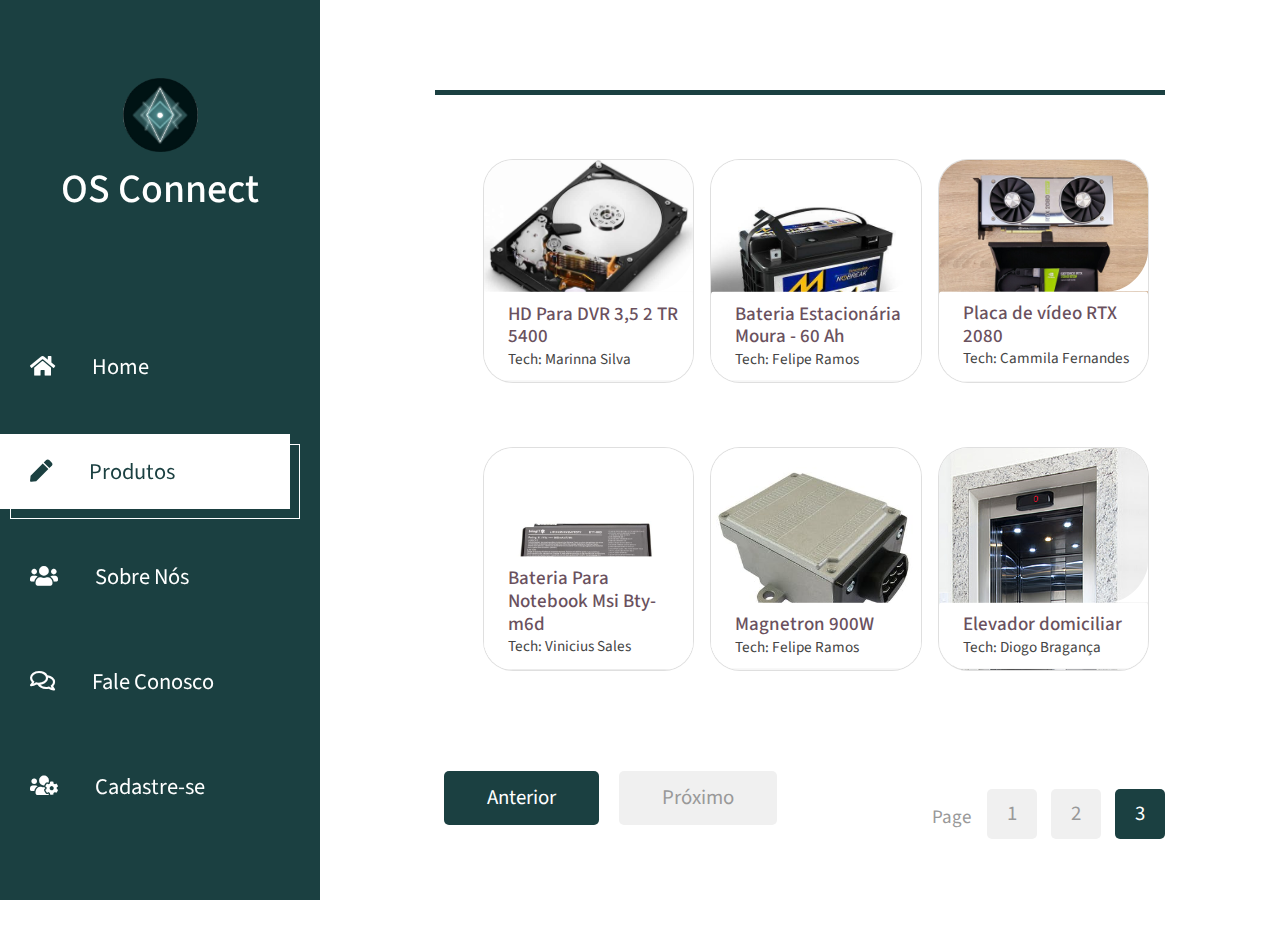
<file: OSConnect/history-page3.html>
<!DOCTYPE html>
<html lang="pt-br">
  <head>
    <meta charset="UTF-8" />
    <meta name="viewport" content="width=device-width, initial-scale=1.0" />
    <title>Contate-Nos</title>
    <link rel="stylesheet" href="fontawesome/css/all.min.css" />
    <link
      href="https://fonts.googleapis.com/css2?family=Source+Sans+Pro&display=swap"
      rel="stylesheet"
    />
    <link href="css/bootstrap.min.css" rel="stylesheet" />
    <link href="css/style.css" rel="stylesheet" />
    <link rel="stylesheet" href="css/history.css" />
    <link rel="icon" href="img/OS_logo.png" type="png" />
  </head>
  <body>
    <header class="tm-header" id="tm-header">
      <div class="tm-header-wrapper">
        <button
          class="navbar-toggler"
          type="button"
          aria-label="Toggle navigation"
        >
          <i class="fas fa-bars"></i>
        </button>
        <div class="tm-site-header">
          <div class="navbar-brand mb-3 mx-auto tm-site-logo">
            <img src="img/OS_logo.png" alt="logo" class="img-fluid" />
          </div>
          <h1 class="text-center">OS Connect</h1>
        </div>
        <nav class="tm-nav tm-mb-55" id="tm-nav">
          <ul>
            <li class="tm-nav-item">
              <a href="index.html" class="tm-nav-link">
                <i class="fas fa-home"></i>
                Home
              </a>
            </li>
            <li class="tm-nav-item active">
              <a href="history.html" class="tm-nav-link">
                <i class="fas fa-pen"></i>
                Produtos
              </a>
            </li>
            <li class="tm-nav-item">
              <a href="sobre.html" class="tm-nav-link">
                <i class="fas fa-users"></i>
                Sobre Nós
              </a>
            </li>
            <li class="tm-nav-item">
              <a href="contato.html" class="tm-nav-link">
                <i class="far fa-comments"></i>
                Fale Conosco
              </a>
            </li>
            <li>
              <a href="login.html" class="tm-nav-link">
                <i class="fas fa-users-cog"></i>
                Cadastre-se
              </a>
            </li>
          </ul>
        </nav>
      </div>
    </header>

    <div class="container-fluid">
      <main class="tm-main">
        <hr class="tm-hr-primary tm-mb-55" />
        <div class="mt-5 mb-5">
          <div class="justify-content-center">
            <div class="cards row-cols-md-3">
                <a href="" class="card">
                  <img src="img/ProdutosImg/13.jpg" class="card-image"/>
                  <div class="card-overlay">
                    <div class="card-header">
                      <svg class="card-arc" xmlns="http://www.w3.org/2000/svg"><path /></svg>                     
                      <div class="card-header-text">
                        <h3 class="card-title">HD Para DVR 3,5 2 TR 5400</h3>            
                        <span class="card-tech">Tech: Marinna Silva</span>
                      </div>
                    </div>
                    <p class="card-description">Falha mecânica do HD</p>
                  </div>
                </a>      
              <div>
                <a href="" class="card">
                  <img src="img/ProdutosImg/14.jpg" class="card-image"/>
                  <div class="card-overlay">        
                    <div class="card-header">
                      <svg class="card-arc" xmlns="http://www.w3.org/2000/svg"><path /></svg>                 
                      <div class="card-header-text">
                        <h3 class="card-title">Bateria Estacionária Moura - 60 Ah</h3>
                        <span class="card-tech">Tech: Felipe Ramos</span>
                      </div>
                    </div>
                    <p class="card-description">Não está suportando sua carga</p>
                  </div>
                </a>
              </div>
              <div>
                <a href="" class="card">
                  <img src="img/ProdutosImg/15.jpg" class="card-image"/>
                  <div class="card-overlay">
                    <div class="card-header">
                      <svg class="card-arc" xmlns="http://www.w3.org/2000/svg"><path /></svg>                     
                      <div class="card-header-text">
                        <h3 class="card-title">Placa de vídeo RTX 2080</h3>
                        <span class="card-tech">Tech: Cammila Fernandes</span>
                      </div>
                    </div>
                    <p class="card-description">Conector com mal contato</p>
                  </div>
                </a>
              </div>    
            </div>

            <div class="cards row-cols-md-3">
              <div>
                <a href="" class="card">
                  <img src="img/ProdutosImg/16.jpg" class="card-image"/>
                  <div class="card-overlay">
                    <div class="card-header">
                      <svg class="card-arc" xmlns="http://www.w3.org/2000/svg"><path /></svg>                     
                      <div class="card-header-text">
                        <h3 class="card-title">Bateria Para Notebook Msi Bty-m6d</h3>            
                        <span class="card-tech">Tech: Vinicius Sales</span>
                      </div>
                    </div>
                    <p class="card-description">Conector solto</p>
                  </div>
                </a>      
              </div>
              <div>
                <a href="" class="card">
                  <img src="img/ProdutosImg/17.jpg" class="card-image"/>
                  <div class="card-overlay">        
                    <div class="card-header">
                      <svg class="card-arc" xmlns="http://www.w3.org/2000/svg"><path /></svg>                 
                      <div class="card-header-text">
                        <h3 class="card-title">Magnetron 900W</h3>
                        <span class="card-tech">Tech: Felipe Ramos</span>
                      </div>
                    </div>
                    <p class="card-description">Um de seus fusíveis está queimado</p>
                  </div>
                </a>
              </div>
              <div>
                <a href="" class="card">
                  <img src="img/ProdutosImg/18.jpg" class="card-image"/>
                  <div class="card-overlay">
                    <div class="card-header">
                      <svg class="card-arc" xmlns="http://www.w3.org/2000/svg"><path /></svg>                     
                      <div class="card-header-text">
                        <h3 class="card-title">Elevador domiciliar</h3>
                        <span class="card-tech">Tech: Diogo Bragança</span>
                      </div>
                    </div>
                    <p class="card-description">Mal funcionamento dos botões e cabos instáveis</p>
                  </div>
                </a>
              </div>    
            </div>
              <div class="row tm-row tm-mt-100 tm-mb-75">
                <div class="tm-prev-next-wrapper">
                  <a
                    href="history-page2.html"
                    class="mb-2 tm-btn tm-btn-primary tm-prev-next tm-mr-20"
                    >Anterior</a
                  >
                  <a
                    href="#"
                    class="mb-2 tm-btn tm-btn-primary disabled tm-prev-next"
                    >Próximo</a
                  >
                </div>
                <div class="tm-paging-wrapper">
                  <span class="d-inline-block mr-3">Page</span>
                  <nav class="tm-paging-nav d-inline-block">
                    <ul>
                      <li class="tm-paging-item">
                        <a
                          href="history.html"
                          class="mb-2 tm-btn tm-paging-link"
                          >1</a
                        >
                      </li>
                      <li class="tm-paging-item">
                        <a
                          href="history-page2.html"
                          class="mb-2 tm-btn tm-paging-link"
                          >2</a
                        >
                      </li>
                      <li class="tm-paging-item active">
                        <a
                          href="history-page3.html"
                          class="mb-2 tm-btn tm-paging-link"
                          >3</a
                        >
                      </li>
                    </ul>
                  </nav>
                </div>
              </div>
            </div>
          </div>
        </div>
      </main>
    </div>

    <script src="js/jquery.min.js"></script>
    <script src="js/osconnect.js"></script>
  </body>
</html>
</file>
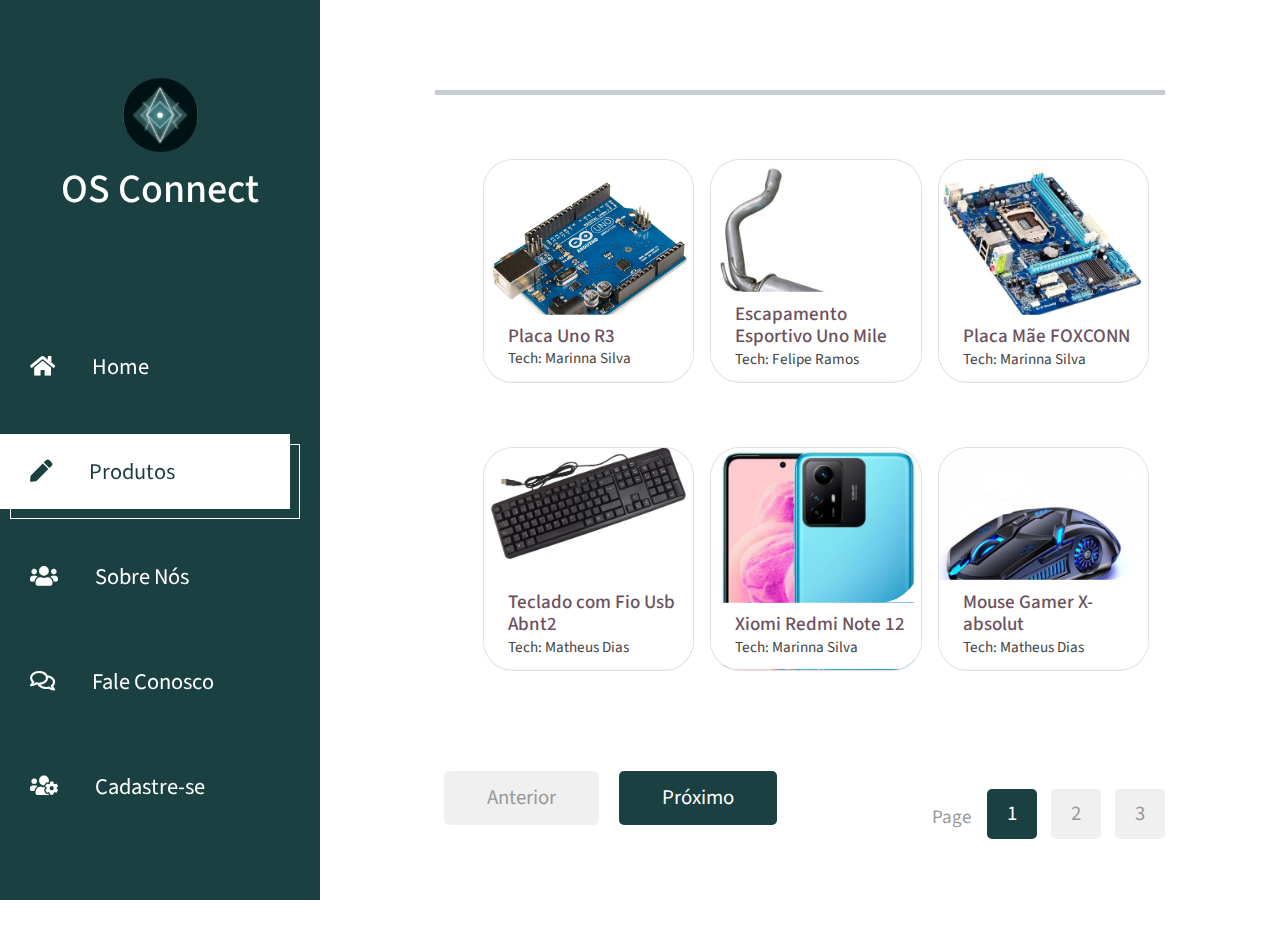
<file: OSConnect/history.html>
<!DOCTYPE html>
<html lang="pt-br">
  <head>
    <meta charset="UTF-8" />
    <meta name="viewport" content="width=device-width, initial-scale=1.0" />
    <title>Contate-Nos</title>
    <link rel="stylesheet" href="fontawesome/css/all.min.css" />
    <link
      href="https://fonts.googleapis.com/css2?family=Source+Sans+Pro&display=swap"
      rel="stylesheet"
    />
    <link href="https://cdn.jsdelivr.net/npm/bootstrap@5.3.3/dist/css/bootstrap.min.css" rel="stylesheet" integrity="sha384-QWTKZyjpPEjISv5WaRU9OFeRpok6YctnYmDr5pNlyT2bRjXh0JMhjY6hW+ALEwIH" crossorigin="anonymous">


    <link href="css/bootstrap.min.css" rel="stylesheet" />
    <link href="css/style.css" rel="stylesheet" />
    <link rel="stylesheet" href="css/history.css">

    <link rel="icon" href="img/OS_logo.png" type="png" />
    
  </head>

  <body>
    <header class="tm-header" id="tm-header">
      <div class="tm-header-wrapper">
        <button
          class="navbar-toggler"
          type="button"
          aria-label="Toggle navigation"
        >
          <i class="fas fa-bars"></i>
        </button>
        <div class="tm-site-header">
          <div class="mb-3 mx-auto tm-site-logo">
            <img src="img/OS_logo.png" alt="logo" class="img-fluid" />
          </div>
          <h1 class="text-center">OS Connect</h1>
        </div>
        <nav class="tm-nav tm-mb-55" id="tm-nav">
          <ul>
            <li class="tm-nav-item">
              <a href="index.html" class="tm-nav-link">
                <i class="fas fa-home"></i>
                Home
              </a>
            </li>
            <li class="tm-nav-item active">
              <a href="history.html" class="tm-nav-link">
                <i class="fas fa-pen"></i>
                Produtos
              </a>
            </li>
            <li class="tm-nav-item">
              <a href="sobre.html" class="tm-nav-link">
                <i class="fas fa-users"></i>
                Sobre Nós
              </a>
            </li>
            <li class="tm-nav-item">
              <a href="contato.html" class="tm-nav-link">
                <i class="far fa-comments"></i>
                Fale Conosco
              </a>
            </li>
            <li>
                <a href="#" class="tm-nav-link">
                    <i class="fas fa-users-cog"></i>
                    Cadastre-se
                 </a>
            </li>
          </ul>
          
        </nav>

    
      </div>
    </header>


    <div class="container-fluid">
      <main class="tm-main">
        <hr class="tm-hr-primary tm-mb-55" />
        <div class="mt-5 mb-5">
          <div class="justify-content-center">
            <div class="cards row-cols-md-3">
                <a href="" class="card">
                  <img src="img/ProdutosImg/1.jpg" class="card-image"/>
                  <div class="card-overlay">
                    <div class="card-header">
                      <svg class="card-arc" xmlns="http://www.w3.org/2000/svg"><path /></svg>                     
                      <div class="card-header-text">
                        <h3 class="card-title">Placa Uno R3</h3>            
                        <span class="card-tech">Tech: Marinna Silva</span>
                      </div>
                    </div>
                    <p class="card-description">reparação de danos à placa</p>
                  </div>
                </a>      
              <div>
                <a href="" class="card">
                  <img src="img/ProdutosImg/2.jpg" class="card-image" alt="" />
                  <div class="card-overlay">        
                    <div class="card-header">
                      <svg class="card-arc" xmlns="http://www.w3.org/2000/svg"><path /></svg>                 
                      <div class="card-header-text">
                        <h3 class="card-title">Escapamento Esportivo Uno Mile</h3>
                        <span class="card-tech">Tech: Felipe Ramos</span>
                      </div>
                    </div>
                    <p class="card-description">Renovação do escapamento devido a ruído execivo</p>
                  </div>
                </a>
              </div>
              <div>
                <a href="" class="card">
                  <img src="img/ProdutosImg/3.jpg" class="card-image" alt="" />
                  <div class="card-overlay">
                    <div class="card-header">
                      <svg class="card-arc" xmlns="http://www.w3.org/2000/svg"><path /></svg>                     
                      <div class="card-header-text">
                        <h3 class="card-title">Placa Mãe FOXCONN</h3>
                        <span class="card-tech">Tech: Marinna Silva</span>
                      </div>
                    </div>
                    <p class="card-description">Reparação de danos por Superaquecimento</p>
                  </div>
                </a>
              </div>    
            </div>

            <div class="cards row-cols-md-3">
              <div>
                <a href="" class="card">
                  <img src="img/ProdutosImg/4.png" class="card-image"/>
                  <div class="card-overlay">
                    <div class="card-header">
                      <svg class="card-arc" xmlns="http://www.w3.org/2000/svg"><path /></svg>                     
                      <div class="card-header-text">
                        <h3 class="card-title"> Teclado com Fio Usb Abnt2</h3>            
                        <span class="card-tech">Tech: Matheus Dias</span>
                      </div>
                    </div>
                    <p class="card-description">Mal funcionamento das teclas e mal contato do USB</p>
                  </div>
                </a>      
              </div>
              <div>
                <a href="" class="card">
                  <img src="img/ProdutosImg/5.jpg" class="card-image" alt="" />
                  <div class="card-overlay">        
                    <div class="card-header">
                      <svg class="card-arc" xmlns="http://www.w3.org/2000/svg"><path /></svg>                 
                      <div class="card-header-text">
                        <h3 class="card-title">Xiomi Redmi Note 12</h3>
                        <span class="card-tech">Tech: Marinna Silva</span>
                      </div>
                    </div>
                    <p class="card-description">Tela Danificada e bateria estufada</p>
                  </div>
                </a>
              </div>
              <div>
                <a href="" class="card">
                  <img src="img/ProdutosImg/6.jpg" class="card-image" alt="" />
                  <div class="card-overlay">
                    <div class="card-header">
                      <svg class="card-arc" xmlns="http://www.w3.org/2000/svg"><path /></svg>                     
                      <div class="card-header-text">
                        <h3 class="card-title">Mouse Gamer X-absolut</h3>
                        <span class="card-tech">Tech: Matheus Dias</span>
                      </div>
                    </div>
                    <p class="card-description">Botões defeituosos e mal contato do USB</p>
                  </div>
                </a>
              </div>    
            </div>


            
            <div class="row tm-row tm-mt-100 tm-mb-75">
              <div class="tm-prev-next-wrapper">
                <a href="history.html" class="mb-2 disabled tm-btn tm-btn-primary tm-prev-next tm-mr-20">Anterior</a>
                <a href="history-page2.html" class="mb-2 tm-btn tm-btn-primary tm-prev-next">Próximo</a>
              </div>
              <div class="tm-paging-wrapper">
                <span class="d-inline-block mr-3">Page</span>
                <nav class="tm-paging-nav d-inline-block">
                  <ul>
                    <li class="tm-paging-item active">
                      <a href="history.html" class="mb-2 tm-btn tm-paging-link">1</a>
                    </li>
                    <li class="tm-paging-item">
                      <a href="history-page2.html" class="mb-2 tm-btn tm-paging-link">2</a>
                    </li>
                    <li class="tm-paging-item">
                      <a href="history-page3.html" class="mb-2 tm-btn tm-paging-link">3</a>
                    </li>
                  </ul>
                </nav>
              </div>
            </div>

        </div>
      </main>
    </div>
    <script src="js/jquery.min.js"></script>
    <script src="js/osconnect.js"></script>
    
  </body>
</html>
</file>
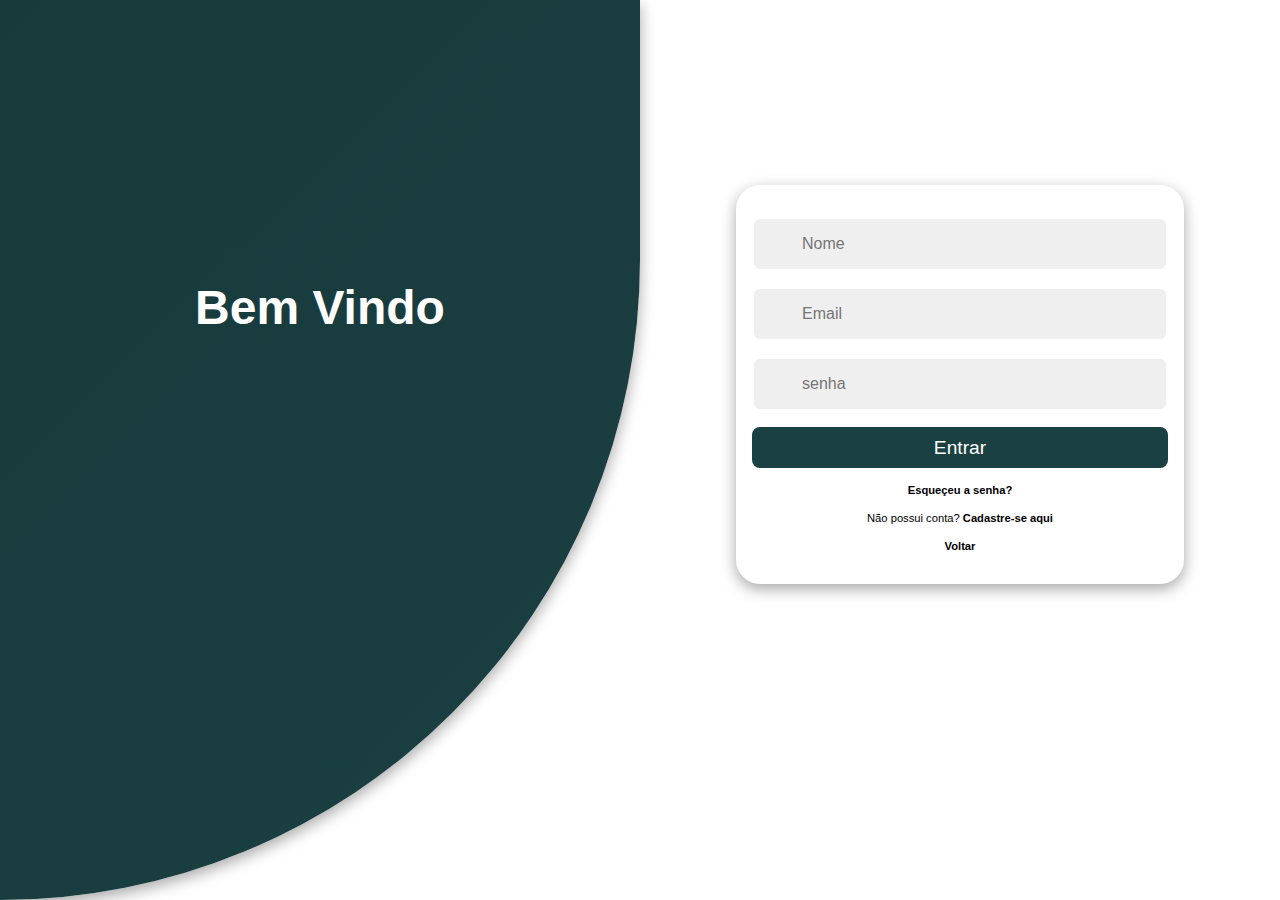
<file: OSConnect/login.html>
<!DOCTYPE html>
<html lang="pt-br">
  <head>
    <meta charset="UTF-8" />
    <meta name="viewport" content="width=device-width, initial-scale=1.0" />
    <title>Cadastro</title>
    <link rel="icon" href="img/OS_logo.png" type="png" />

    <style>
      :root {
        --primary-color: #1b4041;
        --secondary-color: #102e2f;
        --black: #000000;
        --white: #ffffff;
        --gray: #efefef;
        --gray-2: #002325;
      }

      @import url("https://fonts.googleapis.com/css2?family=Poppins:wght@200;300;400;500;600&display=swap");

      * {
        font-family: "Poppins", sans-serif;
        margin: 0;
        padding: 0;
        box-sizing: border-box;
      }

      html,
      body {
        height: 100vh;
        overflow: hidden;
      }

      .container {
        position: relative;
        min-height: 100vh;
        overflow: hidden;
      }

      .row {
        display: flex;
        flex-wrap: wrap;
        height: 50vh;
      }

      .col {
        width: 50%;
      }

      .align-items-center {
        display: flex;
        align-items: center;
        justify-content: flex-end;
        text-align: center;
      }

      .form-wrapper {
        width: 100%;
        max-width: 28rem;
      }

      .form {
        padding: 1rem;
        background-color: var(--white);
        border-radius: 1.5rem;
        width: 100%;
        box-shadow: rgba(0, 0, 0, 0.35) 0px 5px 15px;
        transform: scale(0);
        transition: 1s ease-in-out;
        transition-delay: 0.5s;
      }

      .input-group {
        position: relative;
        width: 100%;
        margin: 1rem 0;
      }

      .input-group input {
        width: 100%;
        padding: 1rem 3rem;
        font-size: 1rem;
        background-color: var(--gray);
        border-radius: 0.5rem;
        border: 0.125rem solid var(--white);
        outline: none;
      }

      .input-group input:focus {
        border: 0.125rem solid var(--primary-color);
      }

      .form button {
        cursor: pointer;
        width: 100%;
        padding: 0.6rem 0;
        border-radius: 0.5rem;
        border: none;
        background-color: var(--primary-color);
        color: var(--white);
        font-size: 1.2rem;
        outline: none;
      }

      .form p {
        margin: 1rem 0;
        font-size: 0.7rem;
      }

      .flex-col {
        flex-direction: column;
      }

      .pointer {
        cursor: pointer;
      }

      .container.sign-in .form.sign-in,
      .container.sign-in .sign-in,
      .container.sign-in .sign-in > div,
      .container.sign-up .form.sign-up,
      .container.sign-up .sign-up,
      .container.sign-up .sign-up > div {
        transform: scale(1);
      }

      .content-row {
        position: absolute;
        top: 0;
        left: 0;
        pointer-events: none;
        z-index: 6;
        width: 100%;
      }

      .text {
        margin: 4rem;
        color: var(--white);
      }

      .text h2 {
        font-size: 3rem;
        font-weight: 800;
        margin: 13.5rem 0;
        transition: 1.3s ease-in-out;
      }

      .text p {
        font-weight: 600;
        transition: 1s ease-in-out;
        transition-delay: 0.2s;
      }

      .text.sign-in h2,
      .text.sign-in p,
      .img.sign-in img {
        transform: translateX(-250%);
      }

      .text.sign-up h2,
      .text.sign-up p,
      .img.sign-up img {
        transform: translateX(250%);
      }

      .container.sign-in .text.sign-in h2,
      .container.sign-in .text.sign-in p,
      .container.sign-in .img.sign-in img,
      .container.sign-up .text.sign-up h2,
      .container.sign-up .text.sign-up p,
      .container.sign-up .img.sign-up img {
        transform: translateX(0);
      }

      /* BACKGROUND */

      .container::before {
        content: "";
        position: absolute;
        top: 0;
        right: 0;
        height: 100vh;
        width: 300vw;
        transform: translate(35%, 0);
        background-image: linear-gradient(
          -45deg,
          var(--primary-color) 0%,
          var(--secondary-color) 100%
        );
        transition: 1.3s ease-in-out;
        z-index: 6;
        box-shadow: rgba(0, 0, 0, 0.35) 0px 5px 15px;
        border-bottom-right-radius: max(50vw, 50vh);
        border-top-left-radius: max(50vw, 50vh);
      }

      .container.sign-in::before {
        transform: translate(0, 0);
        right: 50%;
      }

      .container.sign-up::before {
        transform: translate(100%, 0);
        right: 50%;
      }

      /* RESPONSIVO */

      @media only screen and (max-width: 425px) {
        .container::before,
        .container.sign-in::before,
        .container.sign-up::before {
          height: 100vh;
          border-bottom-right-radius: 0;
          border-top-left-radius: 0;
          z-index: 0;
          transform: none;
          right: 0;
        }

        .container.sign-in .col.sign-in,
        .container.sign-up .col.sign-up {
          transform: translateY(70%);
          z-index: 1;
        }

        .content-row {
          align-items: flex-start !important;
        }

        .content-row .col {
          transform: translateY(0);
          background-color: unset;
        }

        .col {
          width: 100%;
          position: absolute;
          padding: 2rem;
          background-color: var(--white);
          border-top-left-radius: 2rem;
          border-top-right-radius: 2rem;
          transform: translateY(100%);
          transition: 1s ease-in-out;
        }

        .row {
          align-items: flex-end;
          justify-content: flex-end;
        }

        .text {
          margin: 0;
        }

        .text p {
          display: none;
        }

        .text h2 {
          margin: 0.5rem;
        }
      }

      /* Estilo para alinhar CPF e RG na mesma linha */
      .input-group.d-flex {
        display: flex;
        gap: 16px;
      }

      .input-group.d-flex div {
        flex: 1; /* Ambos os inputs ocupam o mesmo espaço */
      }

      .ajusteMargin {
        margin-top: 185px;
      }

      @media screen and (max-width: 425px) {
        .ajusteMargin {
          margin-top: 0px;
        }
      }
    </style>
  </head>

  <body>
    <div id="container" class="container">
      <div class="row">
        <div class="col align-items-center flex-col sign-up">
          <div class="form-wrapper align-items-center">
            <div class="form sign-up">
              <div class="input-group">
                <input type="text" placeholder="Nome" />
              </div>
              <div class="input-group">
                <input type="email" placeholder="Email" />
              </div>

              <div class="input-group d-flex" style="gap: 16px">
                <div style="flex: 1" class="inputInline">
                  <input type="text" placeholder="CPF" />
                </div>
                <div style="flex: 1" class="inputInline">
                  <input type="text" placeholder="RG" />
                </div>
              </div>

              <div class="input-group">
                <input type="password" placeholder="Senha" />
              </div>
              <div class="input-group">
                <input type="password" placeholder="Confirmar Senha" />
              </div>
              <a href="index.html"><button>Cadastrar</button></a>
              <p>
                <span> já possui conta? </span>
                <b onclick="toggle()" class="pointer">Entre aqui </b>
              </p>
              <p>
                <a
                  href="index.html"
                  style="
                    text-decoration: none;
                    font-weight: 700;
                    color: #000000;
                  "
                  >Voltar</a
                >
              </p>
            </div>
          </div>
        </div>
        <div class="col align-items-center flex-col sign-in">
          <div class="form-wrapper align-items-center ajusteMargin">
            <div class="form sign-in">
              <div class="input-group">
                <input type="text" placeholder="Nome" />
              </div>
              <div class="input-group">
                <input type="email" placeholder="Email" />
              </div>
              <div class="input-group">
                <input type="password" placeholder="senha" />
              </div>
              <a href="index.html"><button>Entrar</button></a>
              <p>
                <b> Esqueçeu a senha? </b>
              </p>
              <p>
                <span> Não possui conta? </span>
                <b onclick="toggle()" class="pointer"> Cadastre-se aqui </b>
              </p>
              <p>
                <a
                  href="index.html"
                  style="
                    text-decoration: none;
                    font-weight: 700;
                    color: #000000;
                  "
                  >Voltar</a
                >
              </p>
            </div>
          </div>
          <div class="form-wrapper"></div>
        </div>
      </div>
      <div class="row content-row">
        <div class="col align-items-center flex-col">
          <div class="text sign-in">
            <h2>Bem Vindo</h2>
          </div>
        </div>
        <div class="col align-items-center flex-col">
          <div class="img sign-up"></div>
          <div class="text sign-up">
            <h2>junte-se a nós</h2>
          </div>
        </div>
      </div>
    </div>
    <script>
      let container = document.getElementById("container");

      toggle = () => {
        container.classList.toggle("sign-in");
        container.classList.toggle("sign-up");
      };

      setTimeout(() => {
        container.classList.add("sign-in");
      }, 200);
    </script>
  </body>
</html>
</file>
<file: OSConnect/css/responsive.css>
@media (max-width: 1300px) {
  .footer_container {
    border-radius: 250px 0 0 0;
  }
}

@media (max-width: 1120px) {}

@media (max-width: 992px) {
  .hero_area {
    height: auto;
  }

  .quote_btn-container {
    display: none;
  }

  .custom_nav-container .navbar-nav {
    margin: 0;
    margin-left: auto;
    align-items: center;
  }

  .custom_nav-container .navbar-nav {
    padding-top: 15px;
  }


  .custom_nav-container .navbar-nav .nav-item .nav-link {
    padding: 5px 25px;
    margin: 5px 0;
  }

  .slider_section {
    padding: 75px 0;
  }

  .contact_section .img-box {
    margin-top: 45px;
  }

  .info_section .row>div:nth-child(1) {
    margin-bottom: 25px;
  }

  .info_section .row>div:nth-child(2) {
    margin-bottom: 25px;
  }
}

@media (max-width: 768px) {
  .hero_area {
    border-radius: 0 0 250px 0;
  }

  .slider_section .detail-box {
    margin-top: 45px;
  }

  .about_section {
    border-radius: 150px 0 150px 0;
  }

  .about_section .img-box {
    margin-top: 45px;
  }

  .contact_section .row {
    flex-direction: column-reverse;
  }

  .contact_section .map_container {
    margin-left: 0;
    margin-bottom: 45px;
    height: 375px;
  }

  .info_section .row>div:nth-child(3) {
    margin-bottom: 35px;
  }

  .info_section .row>div {
    display: flex;
    flex-direction: column;
    align-items: center;
    text-align: center;

  }

  .info_section .info_links {
    align-items: center;
  }

  .info_section form input {
    text-align: center;
  }
}

@media (max-width: 576px) {}

@media (max-width: 480px) {}

@media (max-width: 420px) {}

@media (max-width: 376px) {}

@media (min-width: 1200px) {
  .container {
    max-width: 1170px;
  }
}
</file>
<file: OSConnect/css/style.css>
body {
  margin: 0;
  padding: 0;
  font-family: "Source Sans Pro", sans-serif;
  font-size: 19px;
  line-height: 2em;
  overflow-x: hidden;
}

.product {
  font-size: 45px;
}

span {
  color: #999;
}
hr {
  border-top-color: #ccc;
  margin-top: 10px;
  margin-bottom: 10px;
}
.form-control::-webkit-input-placeholder {
  color: #999;
}
.form-control:-ms-input-placeholder {
  color: #999;
}
.form-control::placeholder {
  color: #999;
}

/*  Começo Header //////////////////////*/

.tm-header {
  background-color: #1b4041;
  color: white;

  position: fixed;
  top: 0;
  left: 0;
  bottom: 0;
  z-index: 100;
  width: 400px;
  overflow-y: visible;
}

.tm-header-wrapper {
  overflow-y: scroll;
  scrollbar-width: none;
  -ms-overflow-style: none;
  padding: 30px;
  width: 100%;
  height: 100%;
}

.tm-header-wrapper::-webkit-scrollbar {
  width: 0;
  height: 0;
}

.tm-site-header {
  margin-top: 50px;
  margin-bottom: 115px;
}

.tm-site-logo {
  width: 75px;
  height: 70px;
  border-radius: 50%;
  background-color: white;
  display: flex;
  align-items: center;
  justify-content: center;
}

.tm-site-logo i {
  color: #1b4041;
}

.tm-main {
  margin-left: 400px;
  padding: 80px 100px 25px;
}

.tm-post {
  max-width: 470px;
}

.tm-row {
  max-width: 980px;
  justify-content: space-between;
}

.tm-nav {
  margin-bottom: 100px;
}

.tm-nav-item {
  list-style: none;
  margin-bottom: 30px;
}

.tm-nav-link {
  color: white;
  background-color: transparent;
  height: 75px;
  width: 100%;
  max-width: 300px;
  display: flex;
  align-items: center;
  font-size: 1.4rem;
  padding: 30px;
}

.tm-nav-item:hover .tm-nav-link,
.tm-nav-item.active .tm-nav-link {
  color: #1b4041;
  background-color: white;
  text-decoration: none;
}

.tm-nav ul {
  position: relative;
}

.tm-nav-item:hover:after,
.tm-nav-item.active:after {
  content: "";
  width: 100%;
  max-width: 300px;
  height: 75px;
  display: block;
  border: 1px solid white;
  margin-left: 10px;
  margin-top: -65px;
  position: absolute;
  z-index: -1000;
}

.tm-nav-link i {
  margin-right: 37px;
}

ul {
  margin: 0;
  padding: 0;
}

.tm-nav {
  margin-left: -30px;
}

.tm-social-link {
  display: inline-block;
  background-color: white;
  font-size: 1.4rem;
  width: 50px;
  height: 50px;
  text-align: center;
  padding-top: 8px;
  margin-right: 15px;
  margin-bottom: 15px;
}

.tm-social-icon {
  color: #1b4041;
  transition: all 0.3s ease;
}

.navbar-toggler {
  display: none;
}

/* Fim do Header///////////////////////*/

.tm-post-link {
  display: block;
  position: relative;
  cursor: pointer;
}

.tm-post-link-inner {
  overflow: hidden;
  background: #3085a3;
}

.tm-post-link img {
  position: relative;
  display: block;
  min-height: 100%;
  max-width: 100%;
  opacity: 0.8;
}

.effect-lily img {
  max-width: none;
  width: -webkit-calc(100% + 50px);
  width: calc(100% + 50px);
  opacity: 0.7;
  -webkit-transition: opacity 0.35s, -webkit-transform 0.35s;
  transition: opacity 0.35s, transform 0.35s;
  -webkit-transform: translate3d(-40px, 0, 0);
  transform: translate3d(-40px, 0, 0);
}

.effect-lily:hover img {
  opacity: 1;
}

.effect-lily:hover img {
  -webkit-transform: translate3d(0, 0, 0);
  transform: translate3d(0, 0, 0);
}

.tm-post {
  margin-bottom: 75px;
}

.tm-new-badge {
  top: 25px;
  right: -10px;
  background-color: #1b4041;
  color: white;
  padding: 5px 20px;
}

.tm-post-title {
  font-size: 1.7rem;
  transition: all 0.3s ease;
}

.tm-h3 {
  font-size: 1.3rem;
  color: #999;
}

.tm-post-link:hover .tm-post-title {
  color: #1b4041;
}

.tm-btn {
  display: inline-block;
  border-radius: 5px;
  font-size: 1.3rem;
  transition: all 0.3s ease;
}

.tm-btn-primary {
  background-color: #1b4041;
  color: #fff;
  padding: 8px 43px;
  border: none;
}

.tm-btn-small {
  padding: 8px 33px;
}

.tm-btn-primary:hover {
  background-color: #349699;
  color: white;
}

.tm-paging-nav ul li {
  list-style: none;
  display: inline-block;
  margin-right: 10px;
}

.tm-paging-nav ul li:last-child {
  margin-right: 0;
}

.tm-paging-link {
  background-color: #f0f0f0;
  color: #999;
  width: 50px;
  height: 50px;
  display: flex;
  align-items: center;
  justify-content: center;
}

.tm-paging-item .tm-paging-link:hover,
.tm-paging-item.active .tm-paging-link {
  background-color: #1b4041;
  color: white;
}

.tm-btn.disabled {
  background-color: #f0f0f0;
  color: #999;
  cursor: not-allowed;
}

.tm-external-link {
  color: #1b4041;
}
.tm-external-link:hover {
  color: #09b6b6;
}

.tm-paging-wrapper {
  display: flex;
  justify-content: flex-end;
  align-items: center;
}

.tm-prev-next-wrapper,
.tm-paging-wrapper {
  flex: 0 0 50%;
  max-width: 50%;
  padding-left: 15px;
  padding-right: 15px;
}

.tm-copyright {
  text-align: right;
}

/* pagina  */
hr.tm-hr-primary {
  border-top: 5px solid #1b4041;
}

.form-control {
  height: 45px;
  border-color: #1b4041;
  border-radius: 8px;
}

.tm-post-full {
  max-width: 600px;
}

.tm-post-sidebar {
  max-width: 280px;
  margin-left: auto;
  margin-right: 0;
}

.tm-pt-20 {
  padding-top: 20px;
}
.tm-pt-30 {
  padding-top: 30px;
}
.tm-pt-45 {
  padding-top: 45px;
}
.tm-pt-60 {
  padding-top: 60px;
}
.tm-mb-40 {
  margin-bottom: 40px;
}
.tm-mb-45 {
  margin-bottom: 45px;
}
.tm-mb-55 {
  margin-bottom: 55px;
}
.tm-mb-60 {
  margin-bottom: 60px;
}
.tm-mb-65 {
  margin-bottom: 65px;
}
.tm-mb-75 {
  margin-bottom: 75px;
}
.tm-mb-80 {
  margin-bottom: 80px;
}
.tm-mb-120 {
  margin-bottom: 120px;
}
.tm-mt-40 {
  margin-top: 40px;
}
.tm-mt-100 {
  margin-top: 100px;
}
.tm-mr-20 {
  margin-right: 20px;
}

.tm-color-primary,
span.tm-color-primary {
  color: #1b4041;
}

a.tm-color-gray,
.tm-color-gray {
  color: #999;
}
a.tm-color-gray:hover {
  color: rgb(0, 132, 132);
}
.tm-bg-gray {
  background-color: #f3f4f5;
}
button:focus {
  outline: none;
}
a:hover {
  text-decoration: none;
  color: #048c8c;
}

a:hover figcaption {
  color: #056767;
}
.img-thumbnail {
  max-width: none;
}
.tm-about-pad {
  padding: 40px 35px;
}
.tm-person {
  max-width: 430px;
}
.tm-line-height-short {
  line-height: 1.8;
}

.tm-contact-right {
  padding: 0 4rem;
  text-align: justify;
}
.tm-contact-form {
  max-width: 488px;
}

.tm-contact-form input,
.tm-contact-form textarea {
  max-width: 360px;
}

.tm-contact-form label {
  font-size: 1.4rem;
}
.tm-contact-form .form-group {
  display: flex;
}

@media (max-width: 1540px) {
  .tm-header {
    width: 320px;
  }

  .tm-main {
    margin-left: 320px;
    width: calc(100% - 320px);
  }
}

@media (max-width: 1300px) {
  .tm-about-col {
    flex: 0 0 100%;
    max-width: 100%;
    margin-bottom: 30px;
  }
}

@media (max-width: 1288px) {
  .tm-social-link {
    margin-right: 10px;
  }
}

@media (max-width: 1199px) {
  .tm-post-sidebar {
    max-width: 440px;
  }
  .form-inline .form-control.tm-search-input {
    width: 420px;
  }
}

@media (max-width: 1086px) {
  .form-inline .form-control.tm-search-input {
    width: 80%;
    margin-right: 15px;
  }
}

/* barra Lateral ////////////////////////////*/
@media (max-width: 991px) {
  .tm-header {
    width: 320px;
    left: -320px;
    transition: all 0.3s ease;
  }

  .tm-header.show {
    left: 0;
  }
  .tm-header-wrapper {
    padding: 15px;
  }

  .navbar-toggler {
    display: block;
    position: fixed;
    left: 0;
    top: 0;
    background-color: rgba(56, 204, 204, 0.75);
    color: white;
    padding: 10px 15px;
    transition: all 0.3s ease;
    border-radius: 0;
    top: 5px;
  }

  .tm-header.show .navbar-toggler {
    left: 320px;
  }

  .tm-main {
    margin-left: 0;
    padding: 50px 40px;
    width: 100%;
  }

  .tm-post-sidebar {
    margin-left: 0;
    margin-right: auto;
  }

  .tm-person-col {
    width: 50%;
  }
  .tm-person {
    flex-direction: row;
  }

  .tm-contact-left {
    flex: 0 0 58.333333%;
    max-width: 58.333333%;
  }

  .tm-contact-right {
    flex: 0 0 41.666667%;
    max-width: 41.666667%;
  }

  .tm-post-full {
    max-width: none;
  }
}

@media (max-width: 767px) {
  .form-inline .form-control.tm-search-input {
    width: 70%;
    max-width: 375px;
    margin-right: 15px;
  }

  .tm-search-form {
    justify-content: flex-start;
  }
  .tm-main {
    padding: 60px 10px;
  }

  .tm-prev-next-wrapper,
  .tm-paging-wrapper {
    flex: 0 0 100%;
    max-width: 100%;
  }

  .tm-paging-wrapper {
    margin-top: 50px;
    justify-content: flex-start;
  }

  .tm-copyright {
    text-align: left;
  }
}

@media (max-width: 1199px) and (min-width: 992px) {
  .tm-person-col,
  .tm-contact-left,
  .tm-contact-right {
    flex: 0 0 100%;
    max-width: 100%;
  }

  .tm-contact-right {
    padding-left: 15px;
  }

  .tm-post-col,
  .tm-aside-col {
    flex: 0 0 100%;
    max-width: 100%;
  }

  .tm-post-sidebar {
    margin-left: 0;
    margin-right: auto;
  }
}

@media (max-width: 709px) {
  .tm-person-col {
    width: 100%;
  }
}

@media (max-width: 991px) and (min-width: 826px) {
  .tm-about-col {
    flex: 0 0 33.3333%;
    max-width: 33.3333%;
  }

  .tm-person {
    flex-direction: row;
  }
}

@media (max-width: 630px) {
  .tm-contact-left,
  .tm-contact-right {
    flex: 0 0 100%;
    max-width: 100%;
  }

  .tm-contact-right {
    padding-left: 15px;
  }
}

@media (max-width: 575px) {
  .tm-contact-form input,
  .tm-contact-form textarea {
    max-width: 100%;
  }
}

@media (max-width: 480px) {
  .tm-person-col {
    width: 100%;
  }
  .tm-person {
    flex-direction: row;
  }
}

@media (max-width: 380px) {
  .tm-person img {
    max-width: 120px;
  }
}

.produtos {
  display: grid;
  grid-template-columns: repeat(auto-fill, minmax(300px, 1fr));
}

.imgProduto {
  max-width: 300px;
  min-width: 150px;
  max-height: 400px;
  min-height: 300px;
  height: 400px;
  display: flex;
  justify-content: center;
  align-items: center;
}

.spec-1 {
  color: #938787;
  font-size: 15px;
}
h5 {
  font-weight: 400;
}

@media (max-width: 768px) {
  .navbar-brand img {
    max-height: 40px; /* Tamanho menor para telas menores */
  }
}

@media (max-width: 576px) {
  .navbar-brand img {
    max-height: 30px; /* Tamanho ainda menor para telas extra pequenas */
  }
}

.usuario {
  margin-top: 15px;
  display: flex;
  justify-content: right;
  align-items: center;
  color: black;
}
.discri {
  display: row;
}

.aviso {
  font-size: 15px;
  color: #757575;
}

.discri a {
  position: relative;
  top: 10px;
  color: black;
  margin-right: 5px;
}

.img-Usuario {
  width: 50px;
  height: 50px;
  background-color: #979797;
  border-radius: 50%;
}

/* Cards Sobre nós //////////////////////*/

@import url("https://fonts.googleapis.com/css2?family=Inter:wght@300;400;600&display=swap");

.card-sobre::after {
  content: "";
  position: absolute;
  inset: 0;
  border: 2px solid white;
  border-radius: inherit;
  opacity: 0;
  transition: 0.4s ease-in-out;
}

.card-sobre:hover img {
  filter: grayscale(1) brightness(0.4);
}

.card-sobre:hover::after {
  opacity: 1;
  inset: 20px;
}

.card-sobre:hover .content h2 {
  scale: 1;
  opacity: 1;
}
.card-sobre:hover .content P {
  opacity: 1;
  transform: translateY(0);
}

.btn-group {
  width: 100%;
  display: flex;
  justify-content: center;
  align-items: center;
}

.sobreImg {
  object-fit: contain;
}
</file>
<file: OSConnect/css/history.css>
:root {
  --surface-color: #fff;
  --curve: 40;
}

* {
  box-sizing: border-box;
}

.cards {
  display: flex;
  grid-template-columns: repeat(auto-fit, minmax(300px, 1fr));
  gap: 1rem;
  margin: 4rem 3rem;
  padding: 0;
  list-style-type: none;
  justify-items: center;
}

.card {
  position: relative;
  display: block;
  height: 14rem;
  border-radius: calc(var(--curve) * 0.75px);
  overflow: hidden;
  text-decoration: none;
  justify-items: center;
  flex-direction: column;
  flex-wrap: nowrap;
  justify-content: space-evenly;
  align-items: center;
}

.card-image {
  width: 100%;
  height: auto;
  object-fit: cover; /* Para manter a proporção da imagem */
}
.card-overlay {
  position: absolute;
  bottom: 0;
  left: 0;
  right: 0;
  z-index: 1;
  border-radius: calc(var(--curve) * 0.75px);
  background-color: var(--surface-color);
  transform: translateY(100%);
  transition: 0.2s ease-in-out;
}

.card:hover .card-overlay {
  transform: translateY(0);
}

.card-header {
  position: relative;
  display: flex;
  align-items: center;
  gap: 2em;
  padding: 0.2em;
  padding-left: 1.5rem;
  border-radius: calc(var(--curve) * 0.75px) 0 0 0;
  background-color: var(--surface-color);
  transform: translateY(-100%);
  transition: 0.2s ease-in-out;
}

.card-arc {
  width: 80px;
  height: 80px;
  position: absolute;
  bottom: 100%;
  right: 0;
  z-index: 1;
}

.card-arc path {
  fill: var(--surface-color);
  d: path("M 40 80 c 22 0 40 -22 40 -40 v 40 Z");
}

.card:hover .card-header {
  transform: translateY(0);
}

.card-thumb {
  flex-shrink: 0;
  width: 50px;
  height: 50px;
  border-radius: 50%;
}

.card-title {
  font-size: 1em;
  margin: 0.5rem 0 -0.5em;
  color: #6a515e;
}

.card-tech {
  font-size: 0.8em;
  color: #444444;
}

.card-description {
  padding: 0.5em 2em;
  margin: 0;
  color: #706a6c;
  font-family: "Gill Sans", "Gill Sans MT", Calibri, "Trebuchet MS", sans-serif;
  display: -webkit-box;
  -webkit-box-orient: vertical;
  -webkit-line-clamp: 3;
  overflow: hidden;
  line-height: 1.8;
}

@media screen and (max-width: 768px) {
  .cards {
    display: grid;
    gap: 1rem;
    padding: 0;
    list-style-type: none;
    justify-items: center;
    grid-template-columns: 1fr; /* Uma coluna para telas pequenas */
    margin: 2rem 1rem;
  }

  .card {
    position: relative;
    display: flex;
    flex-direction: column;
    height: auto; /* Permitir que a altura seja dinâmica */
    border-radius: calc(var(--curve) * 0.75px);
    overflow: hidden;
    text-decoration: none;
    justify-items: center;
    justify-content: space-between;
    align-items: center;
  }

  .tm-prev-next-wrapper {
    flex-direction: column;
    align-items: center;
  }

  .tm-paging-nav ul {
    display: flex;
    justify-content: center;
    gap: 0.5rem;
  }
}

.tm-prev-next-wrapper {
  display: flex;
  flex-wrap: wrap;
  justify-content: center;
  margin-bottom: 1rem;
}

.tm-paging-wrapper {
  text-align: center;
  margin-top: 1rem;
}
</file>
